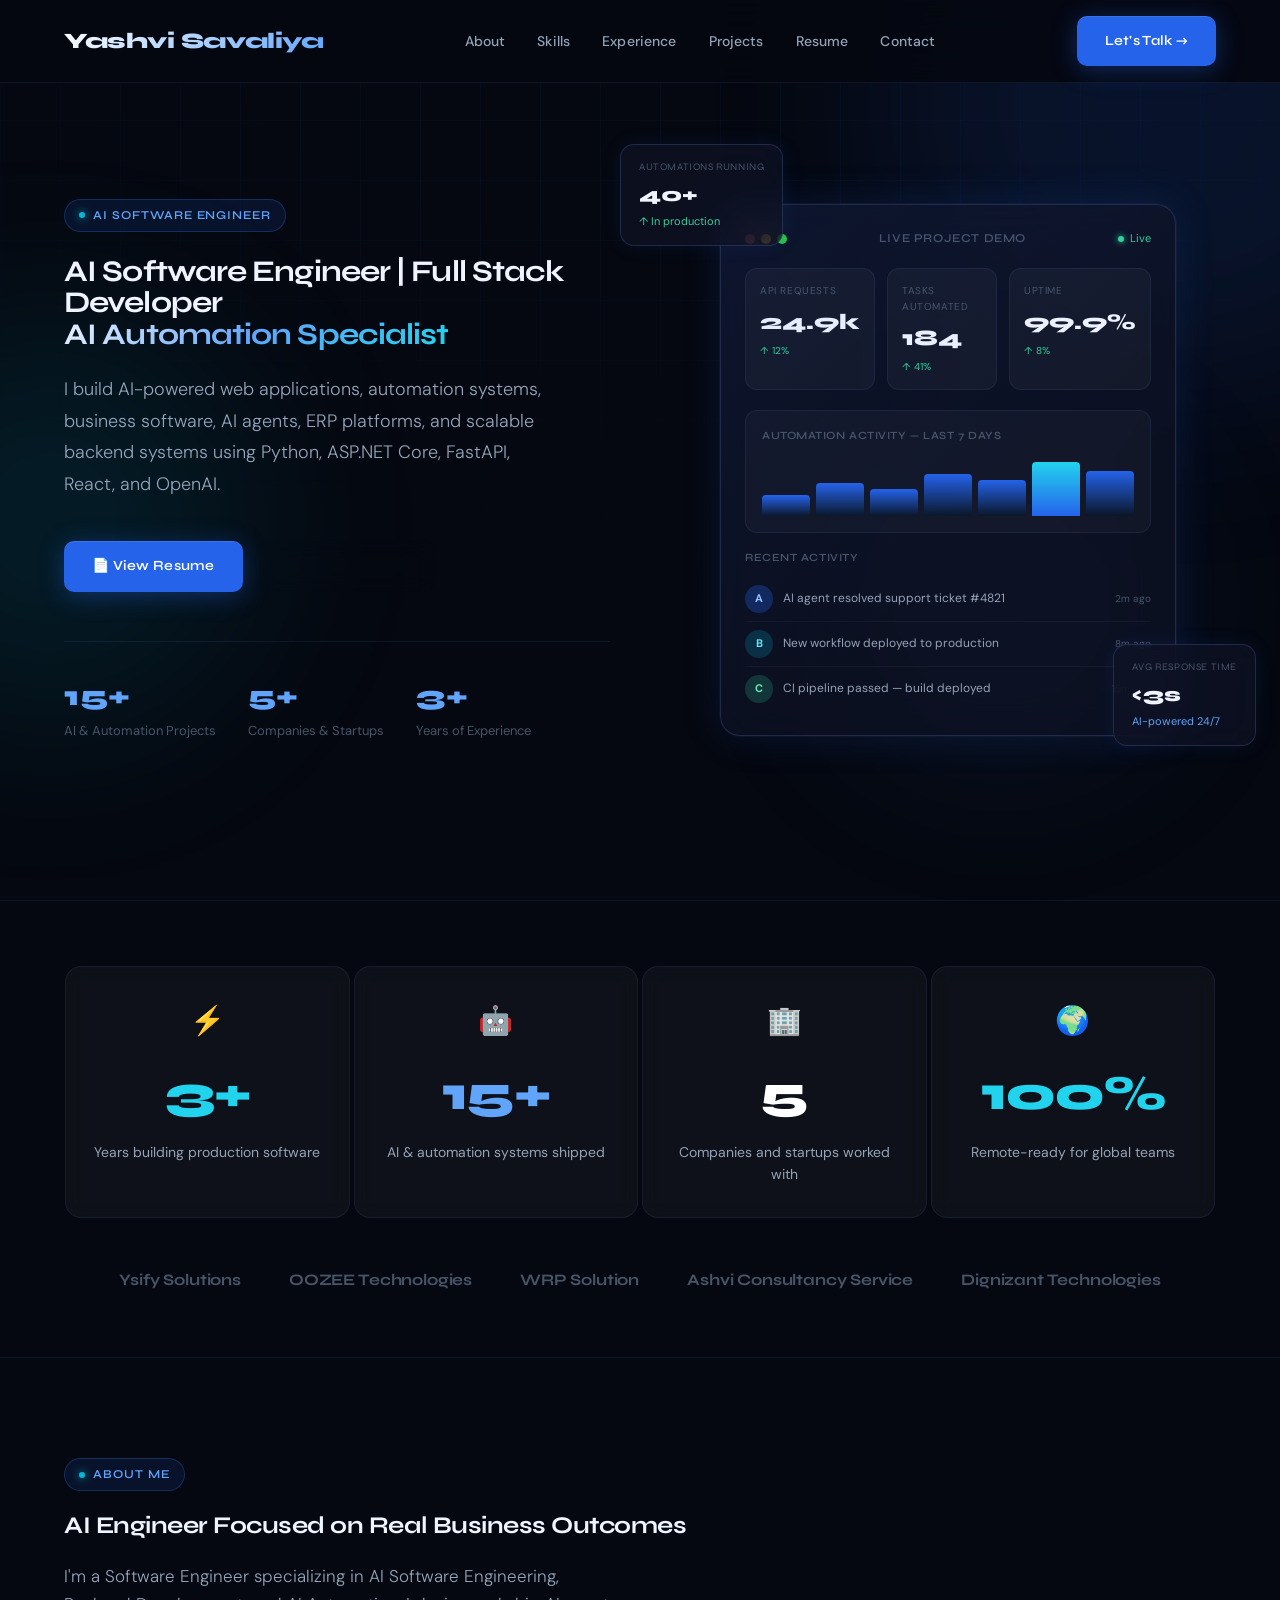
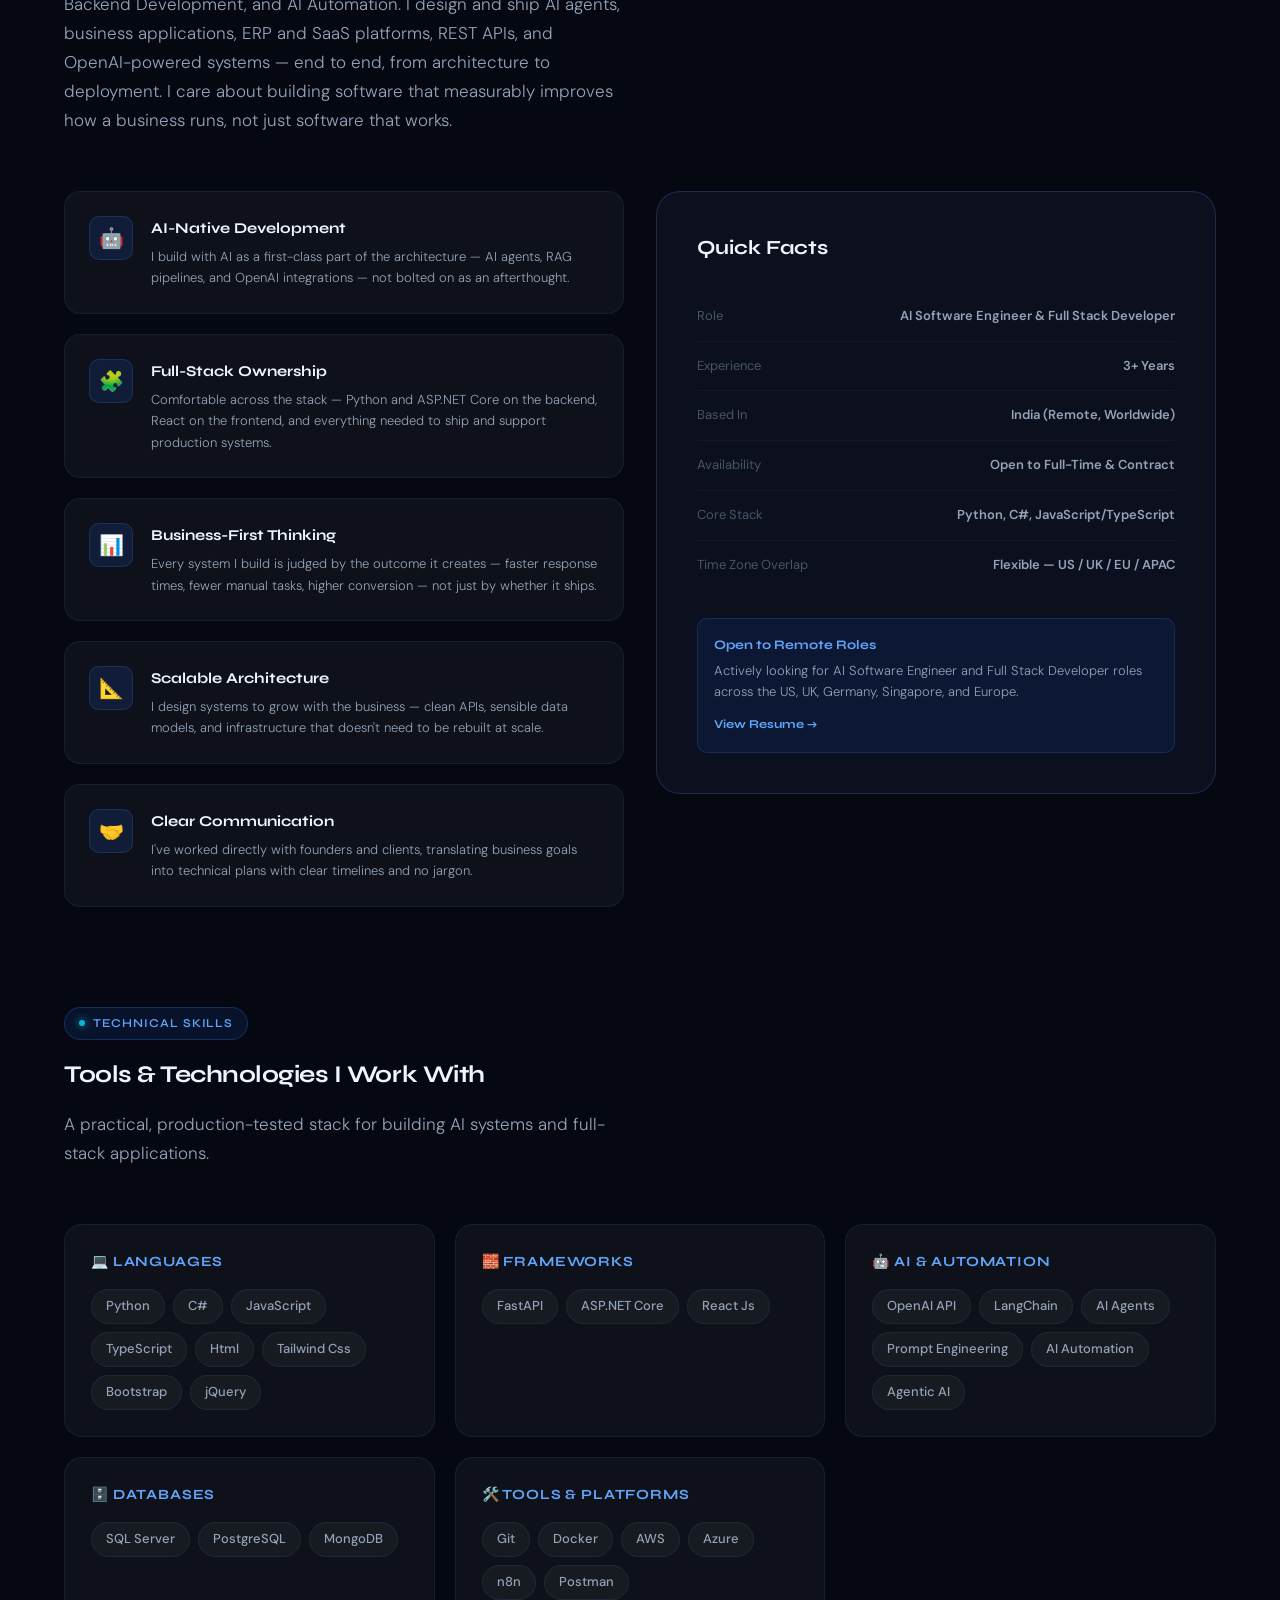
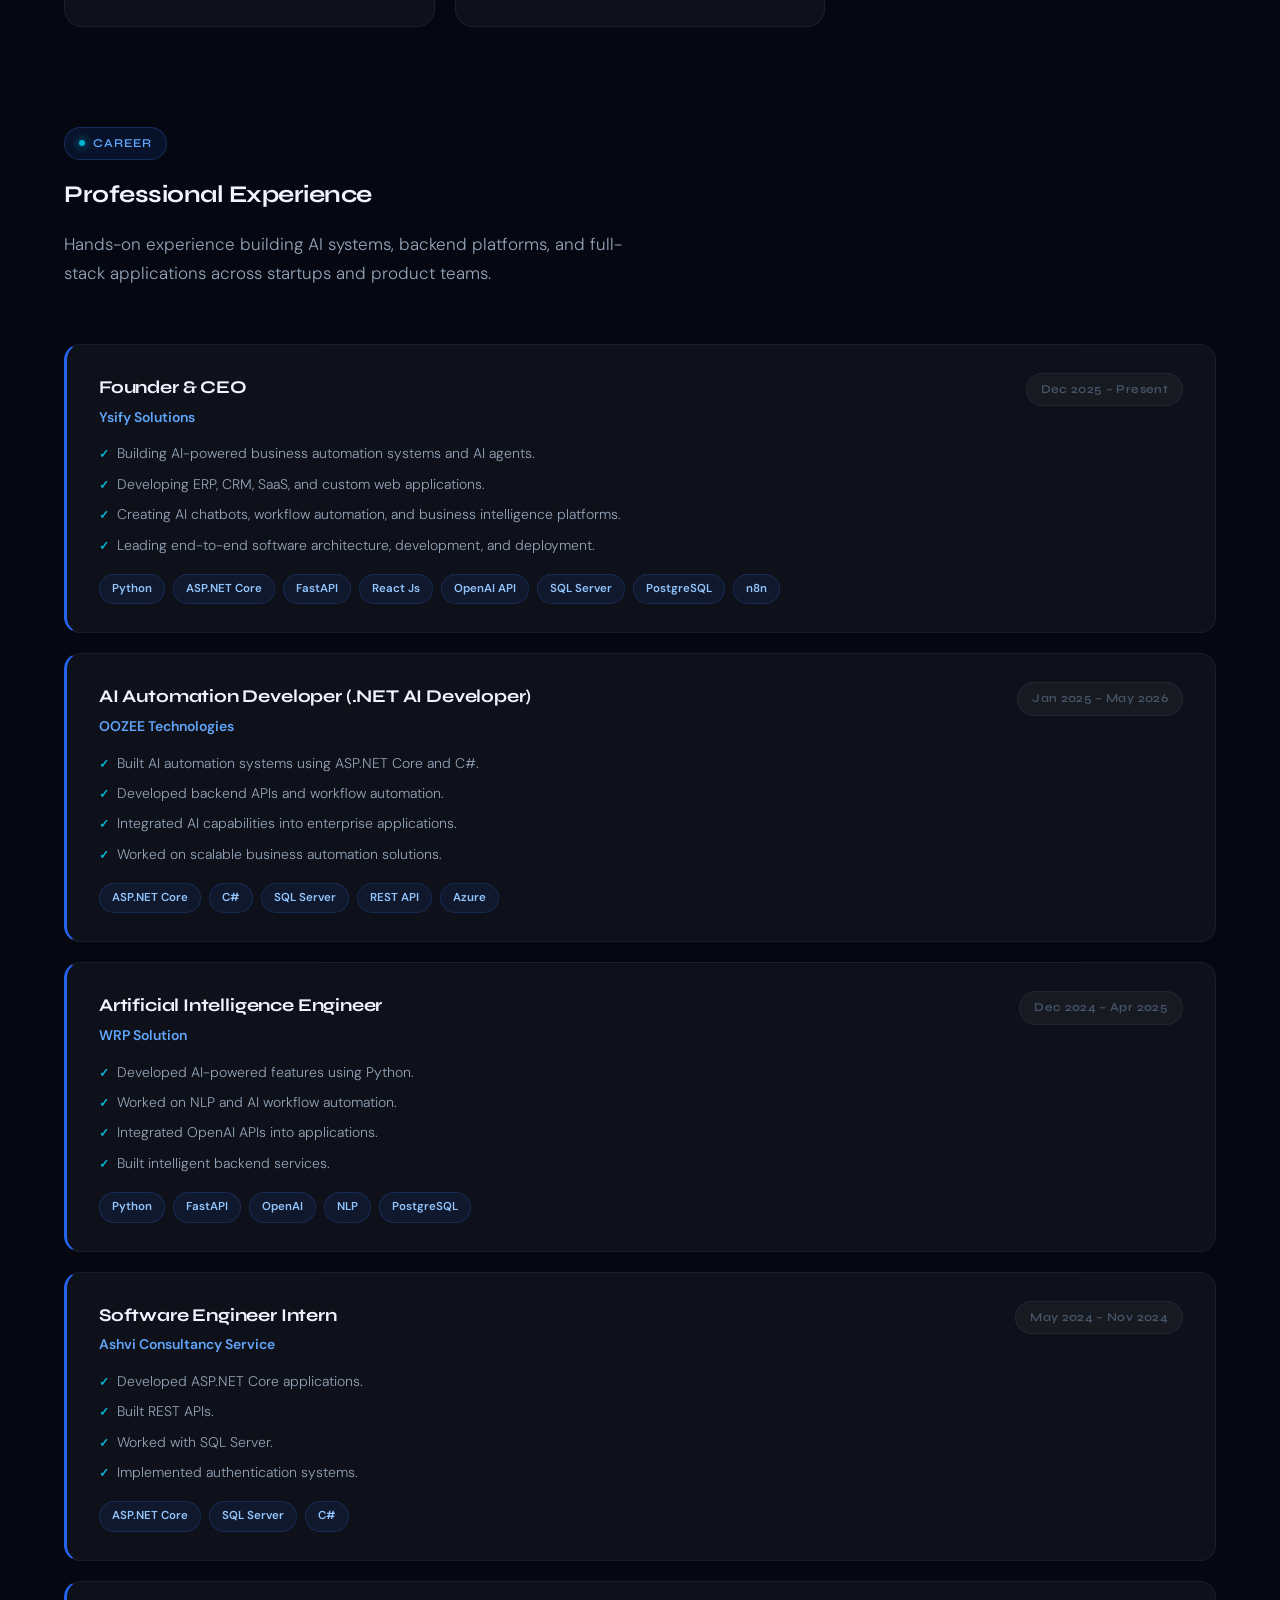
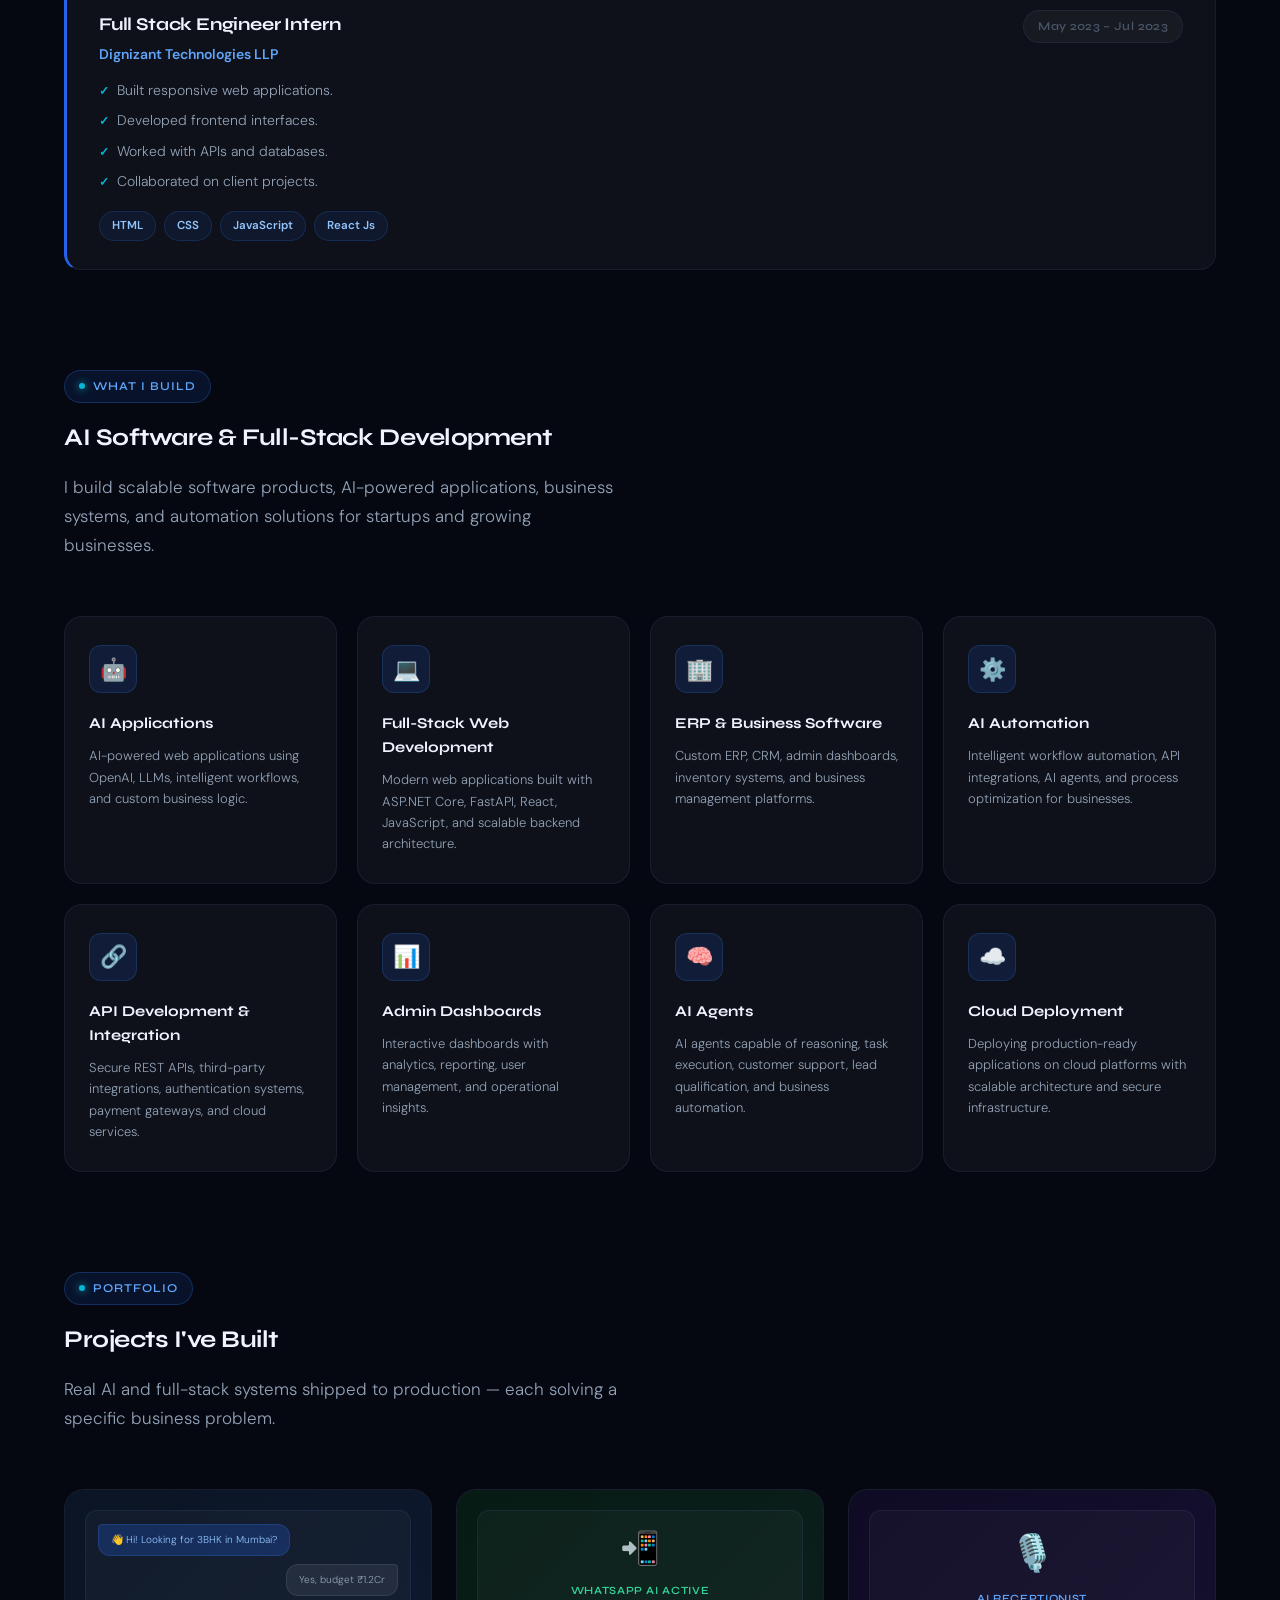
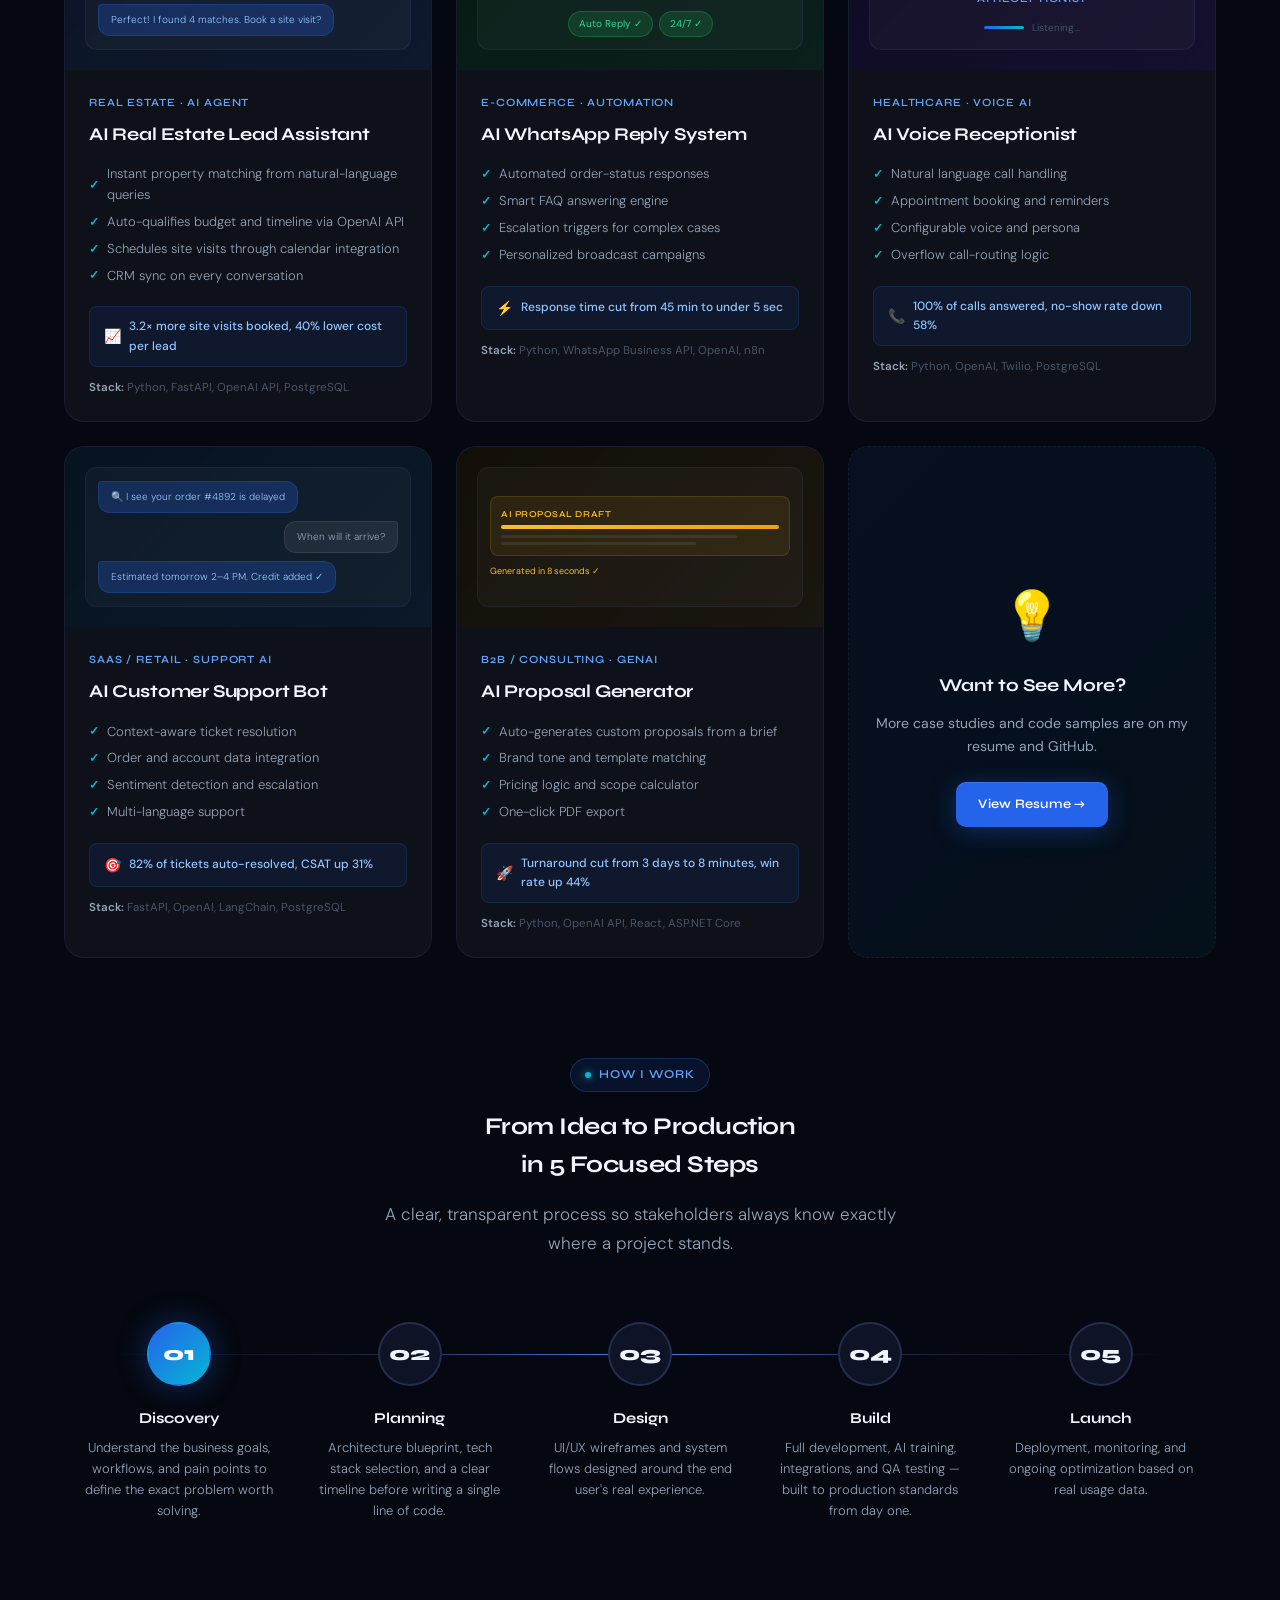
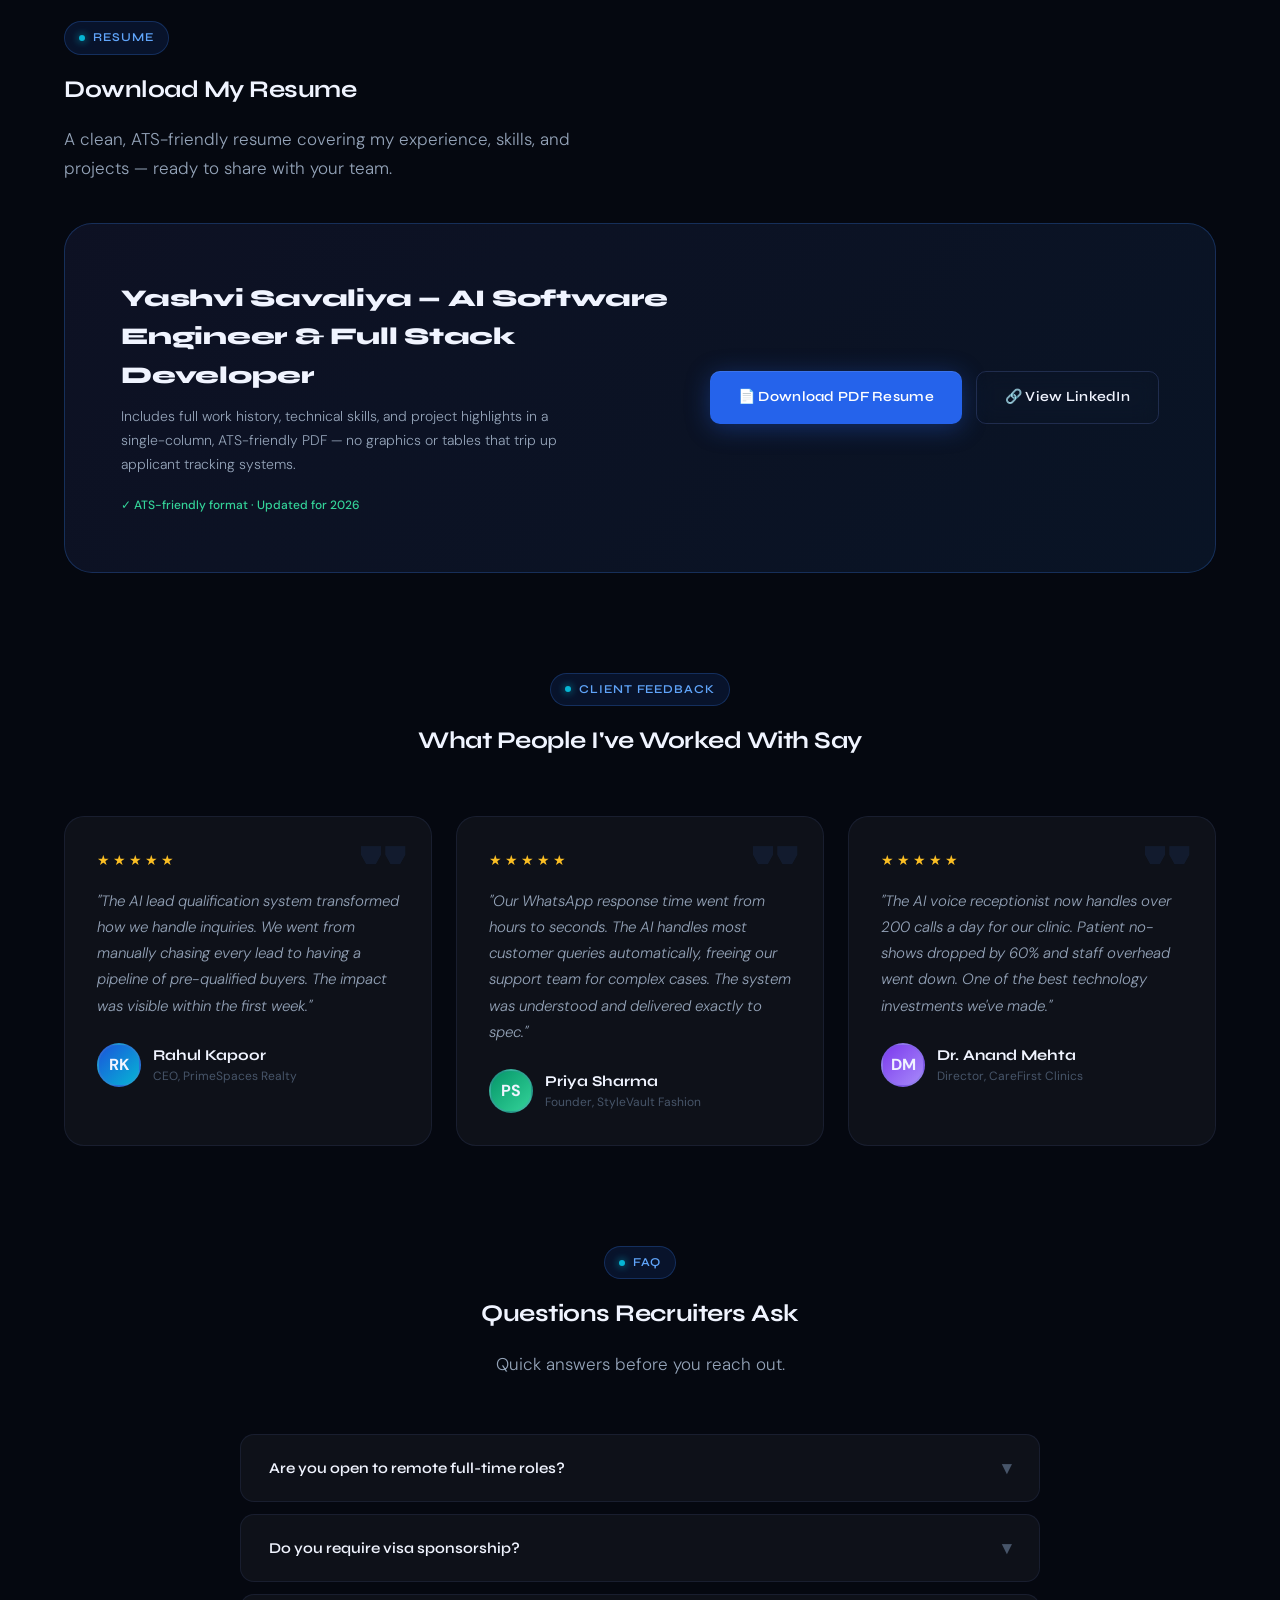
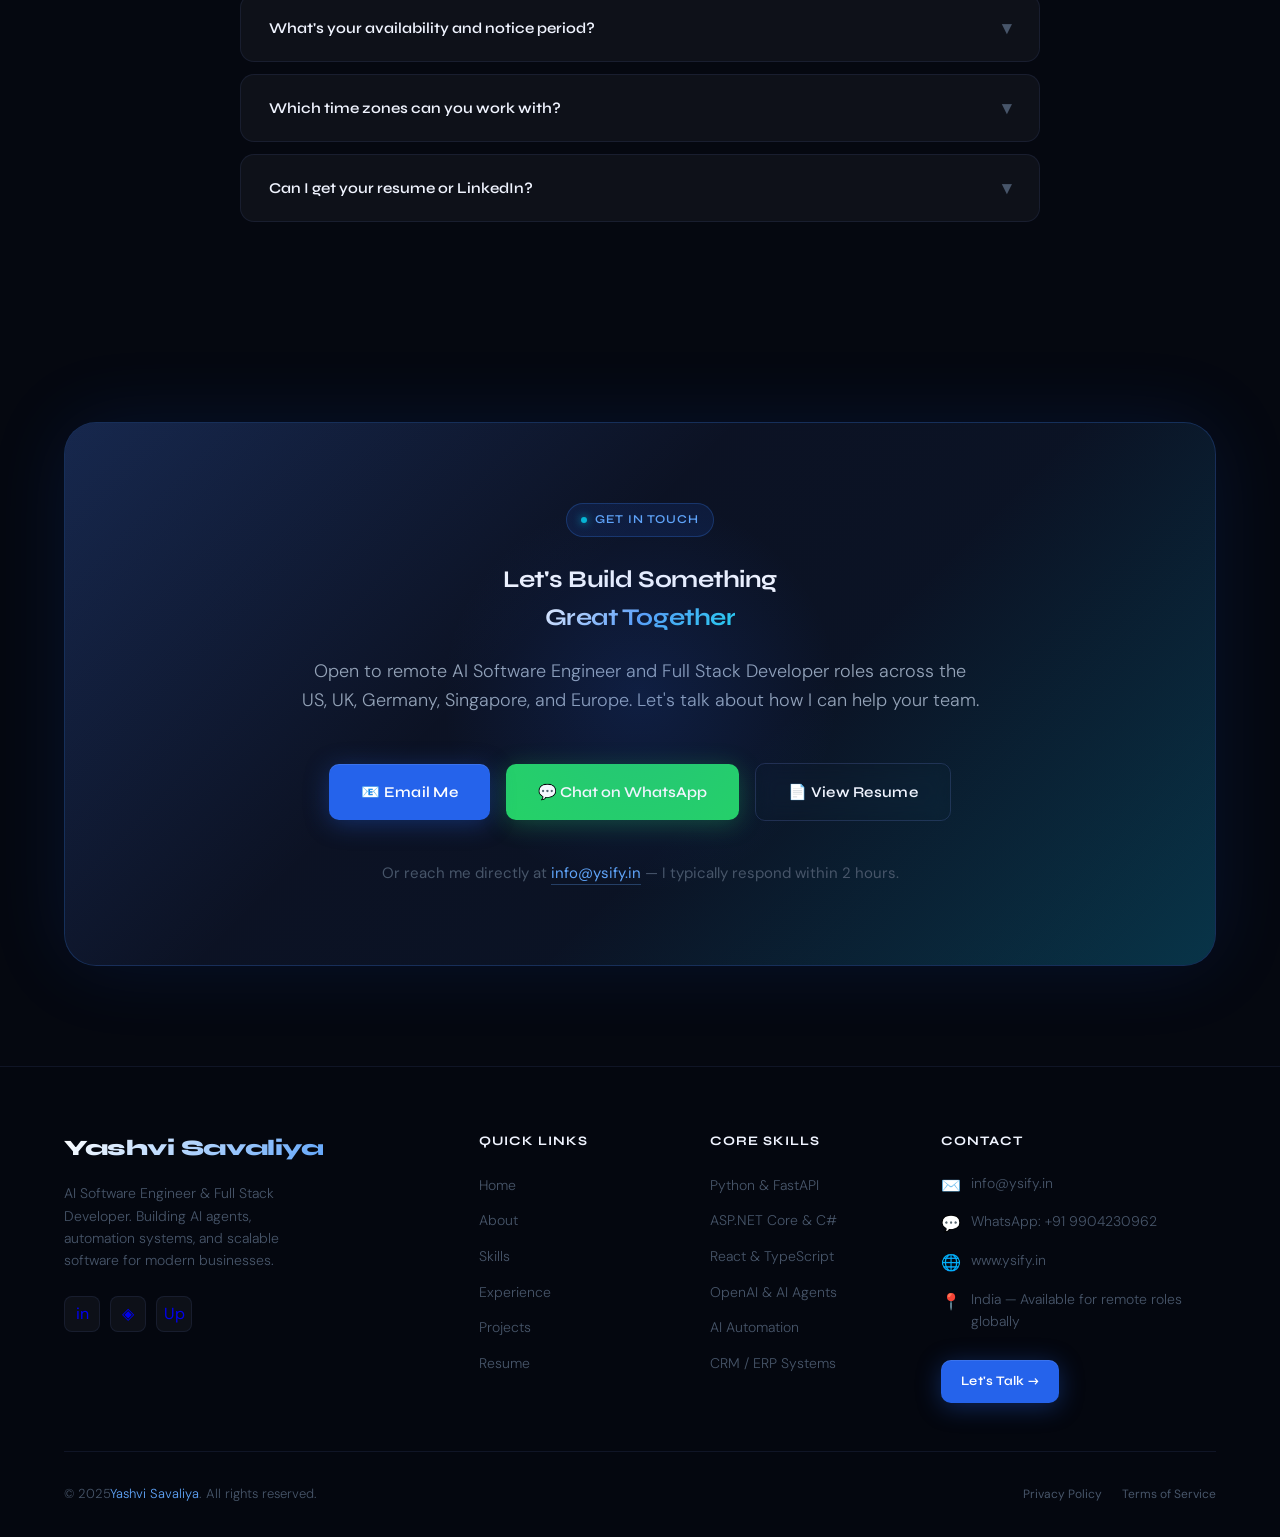
<file: index.html>
<!DOCTYPE html>
<html lang="en">
<head>
<meta charset="UTF-8" />
<meta name="viewport" content="width=device-width, initial-scale=1.0" />
<title>Yashvi Savaliya — AI Software Engineer & Full Stack Developer</title>
<meta name="description" content="AI Software Engineer and Full Stack Developer specializing in AI automation, AI agents, ERP/SaaS platforms, and scalable backend systems with Python, ASP.NET Core, FastAPI, React, and OpenAI. Open to remote roles in the US, UK, Germany, Singapore, and Europe." />
<meta name="keywords" content="AI Software Engineer, Full Stack Developer, AI Automation Engineer, Python Developer, ASP.NET Core Developer, FastAPI, React Developer, OpenAI Integration, Remote Software Engineer" />
<meta name="author" content="Your Name" />
<meta name="robots" content="index, follow" />
<link rel="canonical" href="https://www.ysify.in/" />

<!-- Open Graph -->
<meta property="og:type" content="website" />
<meta property="og:title" content="YashviSavaliya — AI Software Engineer & Full Stack Developer" />
<meta property="og:description" content="I build AI-powered web applications, automation systems, AI agents, ERP platforms, and scalable backend systems using Python, ASP.NET Core, FastAPI, React, and OpenAI." />
<meta property="og:url" content="https://www.ysify.in/" />
<meta property="og:site_name" content="Your Name — Portfolio" />
<meta property="og:image" content="https://www.ysify.in/og-image.jpg" />

<!-- Twitter -->
<meta name="twitter:card" content="summary_large_image" />
<meta name="twitter:title" content="Your Name — AI Software Engineer & Full Stack Developer" />
<meta name="twitter:description" content="AI Software Engineer specializing in AI automation, AI agents, and scalable full-stack systems. Open to remote roles worldwide." />
<meta name="twitter:image" content="https://www.ysify.in/og-image.jpg" />

<!-- Structured Data -->
<script type="application/ld+json">
{
  "@context": "https://schema.org",
  "@type": "Person",
  "name": "Your Name",
  "jobTitle": "AI Software Engineer & Full Stack Developer",
  "url": "https://www.ysify.in/",
  "email": "mailto:info@ysify.in",
  "worksFor": {
    "@type": "Organization",
    "name": "Ysify Solutions"
  },
  "knowsAbout": [
    "Python", "C#", "JavaScript", "TypeScript", "FastAPI", "ASP.NET Core", "React",
    "OpenAI API", "LangChain", "AI Agents", "Prompt Engineering", "AI Automation", "RAG",
    "SQL Server", "PostgreSQL", "MongoDB", "Docker", "AWS", "Azure", "n8n"
  ],
  "sameAs": [
    "https://www.linkedin.com/in/your-profile",
    "https://github.com/your-profile"
  ]
}
</script>

<link rel="preconnect" href="https://fonts.googleapis.com" />
<link rel="preconnect" href="https://fonts.gstatic.com" crossorigin />
<link href="https://fonts.googleapis.com/css2?family=Syne:wght@400;500;600;700;800&family=DM+Sans:ital,opsz,wght@0,9..40,300;0,9..40,400;0,9..40,500;1,9..40,300&display=swap" rel="stylesheet" />
<style>
  :root {
    --white: #ffffff;
    --off-white: #f8f9fc;
    --black: #050810;
    --dark: #0a0d1a;
    --dark2: #0f1326;
    --dark3: #141829;
    --blue-deep: #0a1628;
    --blue: #1a56db;
    --blue-mid: #2563eb;
    --blue-light: #3b82f6;
    --blue-pale: #60a5fa;
    --blue-glow: #93c5fd;
    --blue-subtle: #dbeafe;
    --cyan: #06b6d4;
    --cyan-glow: #22d3ee;
    --text-primary: #f0f4ff;
    --text-secondary: #94a3b8;
    --text-muted: #475569;
    --border: rgba(99,120,200,0.12);
    --border-bright: rgba(99,120,200,0.25);
    --glass: rgba(15,19,38,0.7);
    --glass-light: rgba(255,255,255,0.04);
    --glass-lighter: rgba(255,255,255,0.07);
    --shadow-blue: 0 0 40px rgba(37,99,235,0.15);
    --shadow-blue-sm: 0 0 20px rgba(37,99,235,0.1);
    --glow: 0 0 60px rgba(59,130,246,0.2);
    --font-display: 'Syne', sans-serif;
    --font-body: 'DM Sans', sans-serif;
  }

  *, *::before, *::after { box-sizing: border-box; margin: 0; padding: 0; }

  html { scroll-behavior: smooth; }

  body {
    font-family: var(--font-body);
    background: var(--black);
    color: var(--text-primary);
    overflow-x: hidden;
    line-height: 1.6;
  }

  .skip-link {
    position: absolute; left: -999px; top: 0; z-index: 2000;
    background: var(--blue-mid); color: #fff; padding: 10px 16px;
    border-radius: 0 0 8px 0; font-family: var(--font-display); font-size: 13px; font-weight: 700;
  }
  .skip-link:focus { left: 0; }

  a:focus-visible, button:focus-visible, .faq-q:focus-visible {
    outline: 2px solid var(--blue-pale); outline-offset: 3px; border-radius: 6px;
  }

  /* Scrollbar */
  ::-webkit-scrollbar { width: 4px; }
  ::-webkit-scrollbar-track { background: var(--dark); }
  ::-webkit-scrollbar-thumb { background: var(--blue-mid); border-radius: 2px; }

  /* ─── UTILITIES ─── */
  .container { max-width: 1200px; margin: 0 auto; padding: 0 24px; }
  .section { padding: 100px 0; }
  .section-sm { padding: 64px 0; }
  .badge {
    display: inline-flex; align-items: center; gap: 8px;
    background: rgba(37,99,235,0.12); border: 1px solid rgba(59,130,246,0.25);
    color: var(--blue-pale); font-size: 12px; font-weight: 600;
    letter-spacing: 0.08em; text-transform: uppercase;
    padding: 6px 14px; border-radius: 100px;
    font-family: var(--font-display);
  }
  .badge::before { content: ''; width: 6px; height: 6px; border-radius: 50%; background: var(--cyan); box-shadow: 0 0 8px var(--cyan); display: block; }
  .section-title {
    font-family: var(--font-display);
    
    letter-spacing: -0.02em;
  }
  .section-sub {
    color: var(--text-secondary);
    font-size: 17px;
    line-height: 1.7;
    max-width: 560px;
    font-weight: 300;
  }
  .gradient-text {
    background: linear-gradient(135deg, var(--text-primary) 0%, var(--blue-pale) 50%, var(--cyan-glow) 100%);
    -webkit-background-clip: text; -webkit-text-fill-color: transparent;
    background-clip: text;
  }
  .btn-primary {
    display: inline-flex; align-items: center; gap: 8px;
    background: var(--blue-mid); color: var(--white);
    font-family: var(--font-display); font-weight: 600; font-size: 14px;
    letter-spacing: 0.02em; padding: 14px 28px; border-radius: 10px;
    border: none; cursor: pointer; text-decoration: none;
    transition: all 0.3s ease;
    box-shadow: 0 4px 24px rgba(37,99,235,0.35), inset 0 1px 0 rgba(255,255,255,0.1);
    position: relative; overflow: hidden;
  }
  .btn-primary::before {
    content: ''; position: absolute; inset: 0;
    background: linear-gradient(135deg, rgba(255,255,255,0.15) 0%, transparent 60%);
    opacity: 0; transition: opacity 0.3s;
  }
  .btn-primary:hover { transform: translateY(-2px); box-shadow: 0 8px 32px rgba(37,99,235,0.5); }
  .btn-primary:hover::before { opacity: 1; }
  .btn-outline {
    display: inline-flex; align-items: center; gap: 8px;
    background: transparent; color: var(--text-primary);
    font-family: var(--font-display); font-weight: 600; font-size: 14px;
    letter-spacing: 0.02em; padding: 14px 28px; border-radius: 10px;
    border: 1px solid var(--border-bright); cursor: pointer; text-decoration: none;
    transition: all 0.3s ease; backdrop-filter: blur(10px);
  }
  .btn-outline:hover {
    background: var(--glass-lighter); border-color: rgba(99,150,255,0.4);
    transform: translateY(-2px);
  }

  /* ─── ANIMATED BACKGROUND ─── */
  .bg-grid {
    position: fixed; inset: 0; z-index: 0; pointer-events: none;
    background-image:
      linear-gradient(rgba(59,130,246,0.04) 1px, transparent 1px),
      linear-gradient(90deg, rgba(59,130,246,0.04) 1px, transparent 1px);
    background-size: 60px 60px;
    mask-image: radial-gradient(ellipse 80% 60% at 50% 0%, black 40%, transparent 100%);
  }
  .bg-orb {
    position: fixed; border-radius: 50%; pointer-events: none; z-index: 0;
    filter: blur(100px); opacity: 0.12;
    animation: orbFloat 8s ease-in-out infinite;
  }
  .bg-orb-1 { width: 600px; height: 600px; background: var(--blue-mid); top: -200px; right: -200px; animation-delay: 0s; }
  .bg-orb-2 { width: 400px; height: 400px; background: var(--cyan); bottom: 20%; left: -150px; animation-delay: -4s; }
  .bg-orb-3 { width: 300px; height: 300px; background: var(--blue-light); top: 50%; right: 10%; animation-delay: -2s; }
  @keyframes orbFloat {
    0%, 100% { transform: translateY(0) scale(1); }
    50% { transform: translateY(-30px) scale(1.05); }
  }

  /* ─── NAVBAR ─── */
  nav {
    position: fixed; top: 0; left: 0; right: 0; z-index: 1000;
    padding: 16px 0;
    background: rgba(5,8,16,0.85);
    backdrop-filter: blur(20px);
    border-bottom: 1px solid var(--border);
    transition: all 0.3s ease;
  }
  .nav-inner { display: flex; align-items: center; justify-content: space-between; }
  .nav-logo {
    font-family: var(--font-display); font-size: 22px; font-weight: 800;
    letter-spacing: -0.02em; text-decoration: none;
    background: linear-gradient(135deg, #fff 0%, var(--blue-pale) 100%);
    -webkit-background-clip: text; -webkit-text-fill-color: transparent; background-clip: text;
  }
  .nav-logo span { color: var(--blue-light); -webkit-text-fill-color: var(--blue-light); }
  .nav-links { display: flex; align-items: center; gap: 32px; list-style: none; }
  .nav-links a {
    color: var(--text-secondary); text-decoration: none; font-size: 14px;
    font-weight: 500; transition: color 0.2s; letter-spacing: 0.01em;
  }
  .nav-links a:hover { color: var(--text-primary); }
  .nav-cta { display: flex; align-items: center; gap: 12px; }
  .hamburger { display: none; flex-direction: column; gap: 5px; cursor: pointer; background: none; border: none; padding: 4px; }
  .hamburger span { display: block; width: 24px; height: 2px; background: var(--text-primary); border-radius: 2px; transition: all 0.3s; }
  .mobile-menu {
    display: none; position: fixed; inset: 0; top: 65px; background: rgba(5,8,16,0.98);
    backdrop-filter: blur(20px); z-index: 999; flex-direction: column;
    align-items: center; justify-content: center; gap: 32px;
  }
  .mobile-menu.open { display: flex; }
  .mobile-menu a {
    font-family: var(--font-display); font-size: 24px; font-weight: 700;
    color: var(--text-primary); text-decoration: none;
  }

  /* ─── HERO ─── */
  .hero {
    min-height: 100vh; display: flex; align-items: center;
    padding: 120px 0 80px; position: relative; overflow: hidden;
  }
  .hero-inner { display: grid; grid-template-columns: 1fr 1fr; gap: 60px; align-items: center; position: relative; z-index: 1; }
  .hero-tag { margin-bottom: 24px; }
  .hero-title {
    font-family: var(--font-display); font-size: clamp(18px, 5.5vw, 30px);
     line-height: 1.05; letter-spacing: -0.03em;
    margin-bottom: 24px;
  }
  .hero-sub { color: var(--text-secondary); font-size: 18px; font-weight: 300; line-height: 1.75; margin-bottom: 40px; max-width: 480px; }
  .hero-actions { display: flex; align-items: center; gap: 16px; flex-wrap: wrap; }
  .hero-metrics { display: flex; gap: 32px; margin-top: 48px; padding-top: 32px; border-top: 1px solid var(--border); }
  .metric-item { }
  .metric-val { font-family: var(--font-display); font-size: 28px; font-weight: 800; color: var(--blue-pale); }
  .metric-label { font-size: 13px; color: var(--text-muted); margin-top: 2px; }

  /* Dashboard Mock */
  .hero-visual { position: relative; }
  .dashboard-mock {
    background: var(--glass); backdrop-filter: blur(20px);
    border: 1px solid var(--border-bright); border-radius: 20px;
    padding: 24px; position: relative; overflow: hidden;
    box-shadow: var(--shadow-blue), 0 0 0 1px rgba(255,255,255,0.03);
    animation: mockFloat 4s ease-in-out infinite;
  }
  @keyframes mockFloat {
    0%, 100% { transform: translateY(0); }
    50% { transform: translateY(-10px); }
  }
  .dashboard-mock::before {
    content: ''; position: absolute; inset: 0;
    background: linear-gradient(135deg, rgba(37,99,235,0.08) 0%, transparent 60%);
    pointer-events: none;
  }
  .mock-header { display: flex; align-items: center; justify-content: space-between; margin-bottom: 20px; }
  .mock-dots { display: flex; gap: 6px; }
  .mock-dot { width: 10px; height: 10px; border-radius: 50%; }
  .mock-dot:nth-child(1) { background: #ff5f57; }
  .mock-dot:nth-child(2) { background: #febc2e; }
  .mock-dot:nth-child(3) { background: #28c840; }
  .mock-title { font-size: 12px; color: var(--text-muted); font-family: var(--font-display); font-weight: 600; letter-spacing: 0.05em; text-transform: uppercase; }
  .mock-status { display: flex; align-items: center; gap: 6px; font-size: 11px; color: #34d399; }
  .mock-status::before { content: ''; width: 6px; height: 6px; border-radius: 50%; background: #34d399; display: block; box-shadow: 0 0 6px #34d399; animation: pulse 2s infinite; }
  @keyframes pulse { 0%, 100% { opacity: 1; } 50% { opacity: 0.4; } }
  .mock-stats { display: grid; grid-template-columns: repeat(3, 1fr); gap: 12px; margin-bottom: 20px; }
  .mock-stat-card {
    background: rgba(255,255,255,0.04); border: 1px solid var(--border);
    border-radius: 12px; padding: 14px;
  }
  .mock-stat-label { font-size: 10px; color: var(--text-muted); text-transform: uppercase; letter-spacing: 0.06em; margin-bottom: 6px; }
  .mock-stat-val { font-family: var(--font-display); font-size: 22px; font-weight: 800; color: var(--text-primary); }
  .mock-stat-change { font-size: 10px; color: #34d399; margin-top: 2px; }
  .mock-chart { background: rgba(255,255,255,0.03); border: 1px solid var(--border); border-radius: 12px; padding: 16px; margin-bottom: 16px; }
  .mock-chart-label { font-size: 11px; color: var(--text-muted); margin-bottom: 12px; font-family: var(--font-display); font-weight: 600; text-transform: uppercase; letter-spacing: 0.05em; }
  .mock-bars { display: flex; align-items: flex-end; gap: 6px; height: 60px; }
  .mock-bar {
    flex: 1; border-radius: 4px 4px 0 0;
    background: linear-gradient(180deg, var(--blue-mid), var(--blue-deep));
    transition: all 0.3s;
  }
  .mock-bar.highlight { background: linear-gradient(180deg, var(--cyan-glow), var(--blue-mid)); }
  .mock-activity { }
  .mock-activity-title { font-size: 11px; color: var(--text-muted); margin-bottom: 10px; font-family: var(--font-display); font-weight: 600; text-transform: uppercase; letter-spacing: 0.05em; }
  .mock-activity-item { display: flex; align-items: center; gap: 10px; padding: 8px 0; border-bottom: 1px solid rgba(255,255,255,0.04); }
  .mock-activity-item:last-child { border-bottom: none; }
  .mock-avatar { width: 28px; height: 28px; border-radius: 50%; display: flex; align-items: center; justify-content: center; font-size: 11px; font-weight: 700; }
  .mock-activity-text { font-size: 12px; color: var(--text-secondary); flex: 1; }
  .mock-activity-time { font-size: 10px; color: var(--text-muted); }

  /* Floating Cards */
  .float-card {
    position: absolute; background: var(--glass); backdrop-filter: blur(16px);
    border: 1px solid var(--border-bright); border-radius: 14px; padding: 14px 18px;
    box-shadow: var(--shadow-blue-sm); z-index: 2;
    animation: cardFloat 5s ease-in-out infinite;
  }
  .float-card-1 { top: -20px; left: -50px; animation-delay: -1s; }
  .float-card-2 { bottom: 30px; right: -40px; animation-delay: -2.5s; }
  @keyframes cardFloat {
    0%, 100% { transform: translateY(0) rotate(-1deg); }
    50% { transform: translateY(-14px) rotate(1deg); }
  }
  .float-label { font-size: 10px; color: var(--text-muted); text-transform: uppercase; letter-spacing: 0.06em; margin-bottom: 4px; font-family: var(--font-display); }
  .float-val { font-family: var(--font-display); font-size: 20px; font-weight: 800; color: var(--text-primary); }
  .float-sub { font-size: 11px; margin-top: 2px; }
  .float-sub.green { color: #34d399; }
  .float-sub.blue { color: var(--blue-pale); }

  /* ─── STATS ─── */
  .stats-section { padding: 64px 0; border-top: 1px solid var(--border); border-bottom: 1px solid var(--border); position: relative; z-index: 1; }
  .stats-grid { display: grid; grid-template-columns: repeat(4, 1fr); gap: 2px; }
  .stat-card {
    background: var(--glass-light); backdrop-filter: blur(10px);
    border: 1px solid var(--border); border-radius: 16px; padding: 32px 28px;
    text-align: center; margin: 1px; transition: all 0.3s;
    position: relative; overflow: hidden;
  }
  .stat-card::before {
    content: ''; position: absolute; top: 0; left: 0; right: 0; height: 1px;
    background: linear-gradient(90deg, transparent, var(--blue-light), transparent);
    opacity: 0; transition: opacity 0.3s;
  }
  .stat-card:hover { background: var(--glass-lighter); border-color: var(--border-bright); }
  .stat-card:hover::before { opacity: 1; }
  .stat-num { font-family: var(--font-display); font-size: 48px; font-weight: 800; letter-spacing: -0.03em; }
  .stat-num.blue { color: var(--blue-pale); }
  .stat-num.cyan { color: var(--cyan-glow); }
  .stat-num.white { color: var(--white); }
  .stat-desc { color: var(--text-secondary); font-size: 14px; margin-top: 8px; font-weight: 400; }
  .stat-icon { font-size: 28px; margin-bottom: 12px; }
  .logos-row { display: flex; align-items: center; justify-content: center; gap: 48px; margin-top: 48px; flex-wrap: wrap; }
  .logo-item { font-family: var(--font-display); font-size: 16px; font-weight: 700; color: var(--text-muted); letter-spacing: -0.01em; transition: color 0.3s; cursor: default; }
  .logo-item:hover { color: var(--text-secondary); }

  /* ─── SERVICES / SKILLS GRIDS ─── */
  .services-grid { display: grid; grid-template-columns: repeat(4, 1fr); gap: 20px; margin-top: 56px; }
  .service-card {
    background: var(--glass-light); border: 1px solid var(--border);
    border-radius: 18px; padding: 28px 24px;
    transition: all 0.35s cubic-bezier(0.4, 0, 0.2, 1);
    position: relative; overflow: hidden; cursor: default;
  }
  .service-card::after {
    content: ''; position: absolute; inset: 0;
    background: linear-gradient(135deg, rgba(37,99,235,0.08) 0%, transparent 70%);
    opacity: 0; transition: opacity 0.35s;
  }
  .service-card:hover {
    transform: translateY(-6px);
    border-color: rgba(59,130,246,0.35);
    box-shadow: 0 20px 60px rgba(37,99,235,0.15), 0 0 0 1px rgba(59,130,246,0.15);
    background: rgba(15,19,38,0.85);
  }
  .service-card:hover::after { opacity: 1; }
  .service-icon {
    width: 48px; height: 48px; border-radius: 12px;
    display: flex; align-items: center; justify-content: center;
    font-size: 22px; margin-bottom: 18px;
    background: rgba(37,99,235,0.15); border: 1px solid rgba(59,130,246,0.2);
    transition: all 0.35s; position: relative; z-index: 1;
  }
  .service-card:hover .service-icon { background: rgba(37,99,235,0.25); box-shadow: 0 0 20px rgba(59,130,246,0.2); }
  .service-name { font-family: var(--font-display); font-size: 15px; font-weight: 700; margin-bottom: 10px; position: relative; z-index: 1; }
  .service-desc { font-size: 13px; color: var(--text-secondary); line-height: 1.65; position: relative; z-index: 1; font-weight: 300; }

  /* Skills */
  .skills-grid { display: grid; grid-template-columns: repeat(3, 1fr); gap: 20px; margin-top: 56px; }
  .skill-card {
    background: var(--glass-light); border: 1px solid var(--border);
    border-radius: 18px; padding: 26px; transition: all 0.3s;
  }
  .skill-card:hover { border-color: var(--border-bright); background: var(--glass-lighter); }
  .skill-card-title {
    font-family: var(--font-display); font-size: 14px; font-weight: 700;
    text-transform: uppercase; letter-spacing: 0.06em; color: var(--blue-pale);
    margin-bottom: 16px; display: flex; align-items: center; gap: 8px;
  }
  .skill-pills { display: flex; flex-wrap: wrap; gap: 8px; }
  .skill-pill {
    font-size: 13px; font-weight: 500; color: var(--text-secondary);
    background: rgba(255,255,255,0.04); border: 1px solid var(--border);
    padding: 6px 14px; border-radius: 100px; transition: all 0.25s;
  }
  .skill-pill:hover { color: var(--text-primary); border-color: rgba(59,130,246,0.35); background: rgba(37,99,235,0.1); }

  /* ─── PROJECTS ─── */
  .projects-grid { display: grid; grid-template-columns: repeat(3, 1fr); gap: 24px; margin-top: 56px; }
  .project-card {
    background: var(--glass-light); border: 1px solid var(--border);
    border-radius: 20px; overflow: hidden;
    transition: all 0.35s cubic-bezier(0.4, 0, 0.2, 1);
    position: relative;
  }
  .project-card:hover { transform: translateY(-8px); border-color: rgba(59,130,246,0.3); box-shadow: 0 24px 80px rgba(37,99,235,0.15); }
  .project-preview {
    height: 180px; padding: 20px;
    display: flex; align-items: center; justify-content: center;
    position: relative; overflow: hidden;
  }
  .project-preview-inner {
    width: 100%; height: 100%; background: rgba(255,255,255,0.03);
    border: 1px solid var(--border); border-radius: 12px;
    display: flex; align-items: center; justify-content: center;
    flex-direction: column; gap: 8px; position: relative; overflow: hidden;
  }
  .project-preview-icon { font-size: 32px; }
  .project-preview-label { font-family: var(--font-display); font-size: 11px; font-weight: 600; letter-spacing: 0.06em; text-transform: uppercase; color: var(--text-muted); }
  .chat-bubbles { position: absolute; inset: 0; padding: 12px; display: flex; flex-direction: column; gap: 8px; justify-content: center; }
  .chat-bubble {
    max-width: 80%; padding: 8px 12px; border-radius: 12px;
    font-size: 10px; line-height: 1.4; font-weight: 300;
    animation: fadeInUp 0.5s ease both;
  }
  .chat-bubble.ai { background: rgba(37,99,235,0.25); border: 1px solid rgba(59,130,246,0.2); color: var(--blue-glow); align-self: flex-start; border-radius: 4px 12px 12px 12px; }
  .chat-bubble.user { background: rgba(255,255,255,0.07); border: 1px solid rgba(255,255,255,0.08); color: var(--text-secondary); align-self: flex-end; border-radius: 12px 4px 12px 12px; }
  @keyframes fadeInUp { from { opacity: 0; transform: translateY(8px); } to { opacity: 1; transform: translateY(0); } }
  .project-body { padding: 24px; }
  .project-category { font-size: 11px; font-weight: 600; letter-spacing: 0.08em; text-transform: uppercase; color: var(--blue-pale); margin-bottom: 8px; font-family: var(--font-display); }
  .project-title { font-family: var(--font-display); font-size: 18px; font-weight: 700; margin-bottom: 16px; letter-spacing: -0.01em; }
  .project-features { list-style: none; margin-bottom: 20px; display: flex; flex-direction: column; gap: 6px; }
  .project-features li { display: flex; align-items: center; gap: 8px; font-size: 13px; color: var(--text-secondary); font-weight: 300; }
  .project-features li::before { content: '✓'; color: var(--cyan); font-size: 12px; font-weight: 700; flex-shrink: 0; }
  .project-impact {
    display: flex; align-items: center; gap: 8px;
    background: rgba(37,99,235,0.1); border: 1px solid rgba(59,130,246,0.15);
    border-radius: 8px; padding: 10px 14px; margin-bottom: 12px;
  }
  .project-impact-icon { font-size: 14px; }
  .project-impact-text { font-size: 12px; color: var(--blue-glow); font-weight: 500; }
  .project-stack { font-size: 11.5px; color: var(--text-muted); font-weight: 400; }
  .project-stack b { color: var(--text-secondary); font-weight: 600; }

  /* ─── ABOUT / WHY ─── */
  .why-grid { display: grid; grid-template-columns: 1fr 1fr; gap: 32px; margin-top: 56px; align-items: start; }
  .why-left { }
  .why-items { display: flex; flex-direction: column; gap: 20px; }
  .why-item {
    display: flex; gap: 18px; padding: 24px;
    background: var(--glass-light); border: 1px solid var(--border);
    border-radius: 16px; transition: all 0.3s;
  }
  .why-item:hover { border-color: var(--border-bright); background: var(--glass-lighter); }
  .why-item-icon {
    width: 44px; height: 44px; flex-shrink: 0;
    background: rgba(37,99,235,0.15); border: 1px solid rgba(59,130,246,0.2);
    border-radius: 10px; display: flex; align-items: center; justify-content: center; font-size: 20px;
  }
  .why-item-title { font-family: var(--font-display); font-size: 15px; font-weight: 700; margin-bottom: 6px; }
  .why-item-desc { font-size: 13px; color: var(--text-secondary); line-height: 1.65; font-weight: 300; }
  .why-right {
    background: var(--glass); border: 1px solid var(--border-bright);
    border-radius: 24px; padding: 40px; position: sticky; top: 100px;
    backdrop-filter: blur(20px);
  }
  .comparison-title { font-family: var(--font-display); font-size: 20px; font-weight: 700; margin-bottom: 28px; }
  .facts-list { display: flex; flex-direction: column; gap: 0; }
  .facts-row { display: flex; align-items: flex-start; justify-content: space-between; gap: 16px; padding: 14px 0; border-bottom: 1px solid rgba(255,255,255,0.04); }
  .facts-row:last-child { border-bottom: none; }
  .facts-label { font-size: 13px; color: var(--text-muted); font-weight: 400; }
  .facts-value { font-size: 13px; color: var(--text-secondary); font-weight: 600; text-align: right; max-width: 60%; }

  /* ─── EXPERIENCE ─── */
  .exp-list { display: flex; flex-direction: column; gap: 20px; margin-top: 56px; }
  .exp-item {
    background: var(--glass-light); border: 1px solid var(--border);
    border-left: 3px solid var(--blue-mid);
    border-radius: 16px; padding: 28px 32px; transition: all 0.3s;
  }
  .exp-item:hover { border-color: var(--border-bright); border-left-color: var(--cyan); background: var(--glass-lighter); }
  .exp-header { display: flex; align-items: flex-start; justify-content: space-between; gap: 16px; flex-wrap: wrap; margin-bottom: 14px; }
  .exp-role { font-family: var(--font-display); font-size: 18px; font-weight: 700; letter-spacing: -0.01em; }
  .exp-company { font-size: 14px; color: var(--blue-pale); font-weight: 600; margin-top: 4px; }
  .exp-dates {
    font-size: 12px; color: var(--text-muted); font-family: var(--font-display);
    font-weight: 600; letter-spacing: 0.03em; white-space: nowrap;
    background: rgba(255,255,255,0.04); border: 1px solid var(--border); border-radius: 100px; padding: 6px 14px;
  }
  .exp-bullets { list-style: none; display: flex; flex-direction: column; gap: 8px; margin-bottom: 18px; }
  .exp-bullets li { display: flex; gap: 8px; font-size: 14px; color: var(--text-secondary); font-weight: 300; line-height: 1.6; }
  .exp-bullets li::before { content: '✓'; color: var(--cyan); font-size: 12px; font-weight: 700; margin-top: 3px; flex-shrink: 0; }
  .exp-tech { display: flex; flex-wrap: wrap; gap: 8px; }
  .exp-tech span {
    font-size: 11.5px; font-weight: 600; color: var(--blue-glow);
    background: rgba(37,99,235,0.1); border: 1px solid rgba(59,130,246,0.18);
    padding: 5px 12px; border-radius: 100px;
  }

  /* ─── RESUME ─── */
  .resume-box {
    background: linear-gradient(135deg, rgba(15,19,38,0.9) 0%, rgba(10,22,40,0.9) 100%);
    border: 1px solid rgba(59,130,246,0.25); border-radius: 28px; padding: 56px;
    display: flex; align-items: center; justify-content: space-between; gap: 40px;
    margin-top: 40px; flex-wrap: wrap; backdrop-filter: blur(20px);
  }
  .resume-box-left { flex: 1; min-width: 260px; }
  .resume-box-title { font-family: var(--font-display); font-size: 24px; font-weight: 800; margin-bottom: 10px; letter-spacing: -0.01em; }
  .resume-box-desc { font-size: 14px; color: var(--text-secondary); font-weight: 300; line-height: 1.7; max-width: 440px; }
  .resume-box-actions { display: flex; gap: 14px; flex-wrap: wrap; }
  .ats-note { display: flex; align-items: center; gap: 8px; margin-top: 20px; font-size: 12px; color: #34d399; font-weight: 500; }

  /* ─── PROCESS ─── */
  .process-steps { display: flex; align-items: flex-start; gap: 0; margin-top: 64px; position: relative; }
  .process-steps::before {
    content: ''; position: absolute; top: 32px; left: 32px; right: 32px; height: 1px;
    background: linear-gradient(90deg, transparent, var(--border-bright), var(--blue-light), var(--border-bright), transparent);
    z-index: 0;
  }
  .process-step { flex: 1; text-align: center; padding: 0 16px; position: relative; z-index: 1; }
  .step-num {
    width: 64px; height: 64px; border-radius: 50%;
    background: var(--dark2); border: 2px solid var(--border-bright);
    display: flex; align-items: center; justify-content: center;
    font-family: var(--font-display); font-size: 20px; font-weight: 800;
    margin: 0 auto 20px; transition: all 0.3s; position: relative;
    color: var(--text-primary);
  }
  .step-num.active {
    background: linear-gradient(135deg, var(--blue-mid), var(--cyan));
    border-color: transparent; color: white;
    box-shadow: 0 0 30px rgba(37,99,235,0.4);
  }
  .step-icon { font-size: 24px; position: absolute; }
  .step-title { font-family: var(--font-display); font-size: 15px; font-weight: 700; margin-bottom: 8px; }
  .step-desc { font-size: 13px; color: var(--text-secondary); line-height: 1.6; font-weight: 300; }

  /* ─── TESTIMONIALS ─── */
  .testimonials-grid { display: grid; grid-template-columns: repeat(3, 1fr); gap: 24px; margin-top: 56px; }
  .testimonial-card {
    background: var(--glass-light); border: 1px solid var(--border);
    border-radius: 20px; padding: 32px; transition: all 0.3s; position: relative;
  }
  .testimonial-card::before {
    content: '"'; position: absolute; top: 16px; right: 24px;
    font-family: var(--font-display); font-size: 80px; font-weight: 800;
    color: rgba(59,130,246,0.1); line-height: 1;
  }
  .testimonial-card:hover { border-color: var(--border-bright); transform: translateY(-4px); }
  .stars { display: flex; gap: 3px; margin-bottom: 16px; }
  .star { color: #fbbf24; font-size: 14px; }
  .testimonial-text { font-size: 15px; color: var(--text-secondary); line-height: 1.75; margin-bottom: 24px; font-weight: 300; font-style: italic; }
  .testimonial-author { display: flex; align-items: center; gap: 12px; }
  .author-avatar {
    width: 44px; height: 44px; border-radius: 50%; display: flex; align-items: center;
    justify-content: center; font-weight: 700; font-size: 16px;
    border: 2px solid var(--border-bright);
  }
  .author-name { font-family: var(--font-display); font-size: 15px; font-weight: 700; }
  .author-role { font-size: 12px; color: var(--text-muted); }

  /* ─── FAQ ─── */
  .faq-list { margin-top: 56px; display: flex; flex-direction: column; gap: 12px; max-width: 800px; margin-left: auto; margin-right: auto; }
  .faq-item { background: var(--glass-light); border: 1px solid var(--border); border-radius: 14px; overflow: hidden; }
  .faq-q {
    width: 100%; padding: 22px 28px; display: flex; align-items: center; justify-content: space-between;
    background: none; border: none; cursor: pointer; text-align: left;
    font-family: var(--font-display); font-size: 15px; font-weight: 600; color: var(--text-primary);
    transition: background 0.2s; gap: 16px;
  }
  .faq-q:hover { background: var(--glass-lighter); }
  .faq-chevron { font-size: 18px; color: var(--text-muted); transition: transform 0.3s; flex-shrink: 0; }
  .faq-item.open .faq-chevron { transform: rotate(180deg); color: var(--blue-pale); }
  .faq-a { max-height: 0; overflow: hidden; transition: max-height 0.35s ease, padding 0.35s ease; }
  .faq-item.open .faq-a { max-height: 200px; }
  .faq-a-inner { padding: 0 28px 22px; font-size: 14px; color: var(--text-secondary); line-height: 1.75; font-weight: 300; border-top: 1px solid var(--border); padding-top: 16px; }

  /* ─── CTA SECTION ─── */
  .cta-section { padding: 100px 0; position: relative; }
  .cta-box {
    background: linear-gradient(135deg, rgba(15,19,38,0.9) 0%, rgba(10,22,40,0.9) 100%);
    border: 1px solid rgba(59,130,246,0.25); border-radius: 32px; padding: 80px;
    text-align: center; position: relative; overflow: hidden;
    backdrop-filter: blur(20px);
    box-shadow: 0 0 80px rgba(37,99,235,0.12);
  }
  .cta-box::before {
    content: ''; position: absolute; inset: -1px;
    background: linear-gradient(135deg, rgba(59,130,246,0.2), transparent 40%, transparent 60%, rgba(6,182,212,0.2));
    border-radius: 32px; z-index: -1;
  }
  .cta-glow {
    position: absolute; width: 400px; height: 400px; border-radius: 50%;
    background: radial-gradient(circle, rgba(37,99,235,0.15) 0%, transparent 70%);
    top: 50%; left: 50%; transform: translate(-50%, -50%); pointer-events: none;
  }
  .cta-title { font-family: var(--font-display);  margin-bottom: 20px; letter-spacing: -0.02em; }
  .cta-sub { color: var(--text-secondary); font-size: 18px; margin-bottom: 48px; font-weight: 300; }
  .cta-actions { display: flex; align-items: center; justify-content: center; gap: 16px; flex-wrap: wrap; margin-bottom: 40px; }
  .btn-whatsapp {
    display: inline-flex; align-items: center; gap: 8px;
    background: #25d366; color: white;
    font-family: var(--font-display); font-weight: 600; font-size: 14px;
    padding: 14px 28px; border-radius: 10px; border: none;
    cursor: pointer; text-decoration: none; transition: all 0.3s;
    box-shadow: 0 4px 24px rgba(37,211,102,0.3);
  }
  .btn-whatsapp:hover { transform: translateY(-2px); box-shadow: 0 8px 32px rgba(37,211,102,0.4); background: #20bc5a; }
  .cta-contact { font-size: 15px; color: var(--text-muted); }
  .cta-contact a { color: var(--blue-pale); text-decoration: none; border-bottom: 1px solid rgba(96,165,250,0.3); padding-bottom: 1px; transition: color 0.2s; }
  .cta-contact a:hover { color: var(--white); }

  /* ─── FOOTER ─── */
  footer {
    background: rgba(5,8,16,0.95); border-top: 1px solid var(--border);
    padding: 64px 0 32px; position: relative; z-index: 1;
  }
  .footer-grid { display: grid; grid-template-columns: 2fr 1fr 1fr 1.5fr; gap: 48px; margin-bottom: 48px; }
  .footer-brand { }
  .footer-logo {
    font-family: var(--font-display); font-size: 22px; font-weight: 800;
    letter-spacing: -0.02em; margin-bottom: 16px;
    background: linear-gradient(135deg, #fff 0%, var(--blue-pale) 100%);
    -webkit-background-clip: text; -webkit-text-fill-color: transparent; background-clip: text;
    display: inline-block;
  }
  .footer-tagline { font-size: 14px; color: var(--text-muted); line-height: 1.6; margin-bottom: 24px; font-weight: 300; max-width: 260px; }
  .social-row { display: flex; gap: 10px; }
  .social-btn {
    width: 36px; height: 36px; border-radius: 8px;
    background: var(--glass-light); border: 1px solid var(--border);
    display: flex; align-items: center; justify-content: center; font-size: 16px;
    cursor: pointer; transition: all 0.2s; text-decoration: none;
  }
  .social-btn:hover { background: rgba(37,99,235,0.2); border-color: rgba(59,130,246,0.3); }
  .footer-col-title { font-family: var(--font-display); font-size: 13px; font-weight: 700; text-transform: uppercase; letter-spacing: 0.08em; color: var(--text-primary); margin-bottom: 20px; }
  .footer-links { list-style: none; display: flex; flex-direction: column; gap: 10px; }
  .footer-links a { font-size: 14px; color: var(--text-muted); text-decoration: none; transition: color 0.2s; font-weight: 300; }
  .footer-links a:hover { color: var(--text-secondary); }
  .footer-contact { display: flex; flex-direction: column; gap: 12px; }
  .contact-item { display: flex; align-items: flex-start; gap: 10px; }
  .contact-icon { font-size: 16px; flex-shrink: 0; margin-top: 1px; }
  .contact-text { font-size: 14px; color: var(--text-muted); font-weight: 300; }
  .contact-text a { color: var(--text-muted); text-decoration: none; }
  .contact-text a:hover { color: var(--blue-pale); }
  .footer-bottom { display: flex; align-items: center; justify-content: space-between; padding-top: 32px; border-top: 1px solid var(--border); }
  .footer-copy { font-size: 13px; color: var(--text-muted); font-weight: 300; }
  .footer-copy span { color: var(--blue-pale); }

  /* ─── SECTION HEADERS ─── */
  .section-header { margin-bottom: 16px; }
  .section-header + .section-sub { margin-top: 16px; }

  /* ─── ANIMATIONS ─── */
  .fade-up {
    opacity: 0; transform: translateY(30px);
    transition: opacity 0.7s ease, transform 0.7s ease;
  }
  .fade-up.visible { opacity: 1; transform: translateY(0); }

  @media (prefers-reduced-motion: reduce) {
    *, *::before, *::after { animation-duration: 0.001ms !important; animation-iteration-count: 1 !important; transition-duration: 0.001ms !important; }
  }

  /* ─── RESPONSIVE ─── */
  @media (max-width: 1024px) {
    .services-grid { grid-template-columns: repeat(2, 1fr); }
    .skills-grid { grid-template-columns: repeat(2, 1fr); }
    .projects-grid { grid-template-columns: repeat(2, 1fr); }
    .stats-grid { grid-template-columns: repeat(2, 1fr); }
    .testimonials-grid { grid-template-columns: 1fr 1fr; }
    .footer-grid { grid-template-columns: 1fr 1fr; gap: 32px; }
    .why-grid { grid-template-columns: 1fr; }
    .why-right { position: static; }
    .process-steps { flex-wrap: wrap; }
    .process-steps::before { display: none; }
    .process-step { flex: 0 0 50%; margin-bottom: 32px; }
    .resume-box { padding: 40px; }
  }
  @media (max-width: 768px) {
    .hero-inner { grid-template-columns: 1fr; }
    .hero-visual { display: none; }
    nav .nav-links, nav .btn-primary { display: none; }
    .hamburger { display: flex; }
    .services-grid { grid-template-columns: 1fr; }
    .skills-grid { grid-template-columns: 1fr; }
    .projects-grid { grid-template-columns: 1fr; }
    .testimonials-grid { grid-template-columns: 1fr; }
    .footer-grid { grid-template-columns: 1fr; }
    .cta-box { padding: 48px 28px; }
    .process-step { flex: 0 0 100%; }
    .hero-metrics { gap: 20px; }
    .stats-grid { grid-template-columns: 1fr 1fr; }
    .section { padding: 64px 0; }
    .float-card { display: none; }
    .exp-header { flex-direction: column; }
    .resume-box { flex-direction: column; text-align: center; padding: 36px 24px; }
    .resume-box-actions { justify-content: center; }
  }
</style>
</head>
<body>

<a href="#main-content" class="skip-link">Skip to main content</a>

<div class="bg-grid"></div>
<div class="bg-orb bg-orb-1"></div>
<div class="bg-orb bg-orb-2"></div>
<div class="bg-orb bg-orb-3"></div>

<!-- ─── NAVBAR ─── -->
<nav id="navbar" aria-label="Primary">
  <div class="container nav-inner">
    <a href="#home" class="nav-logo">Yashvi Savaliya</a>
    <ul class="nav-links">
      <li><a href="#about">About</a></li>
      <li><a href="#skills">Skills</a></li>
      <li><a href="#experience">Experience</a></li>
      <li><a href="#projects">Projects</a></li>
      <li><a href="#resume">Resume</a></li>
      <li><a href="#contact">Contact</a></li>
    </ul>
    <div class="nav-cta">
      <a href="#contact" class="btn-primary">Let's Talk →</a>
    </div>
    <button class="hamburger" onclick="toggleMobile()" aria-label="Open menu" aria-expanded="false" aria-controls="mobileMenu">
      <span></span><span></span><span></span>
    </button>
  </div>
</nav>
<div class="mobile-menu" id="mobileMenu">
  <a href="#about" onclick="toggleMobile()">About</a>
  <a href="#skills" onclick="toggleMobile()">Skills</a>
  <a href="#experience" onclick="toggleMobile()">Experience</a>
  <a href="#projects" onclick="toggleMobile()">Projects</a>
  <a href="#resume" onclick="toggleMobile()">Resume</a>
  <a href="#contact" onclick="toggleMobile()">Contact</a>
</div>

<main id="main-content">

<!-- ─── HERO ─── -->
<section class="hero" id="home">
  <div class="container">
    <div class="hero-inner">
      <div class="hero-content fade-up">
        <div class="hero-tag">
          <span class="badge">AI Software Engineer</span>
        </div>
        <h1 class="hero-title">
          AI Software Engineer | Full Stack Developer<br>
          <span class="gradient-text">AI Automation Specialist</span>
        </h1>
        <p class="hero-sub">I build AI-powered web applications, automation systems, business software, AI agents, ERP platforms, and scalable backend systems using Python, ASP.NET Core, FastAPI, React, and OpenAI.</p>
        <div class="hero-actions">
          <a href="#resume" class="btn-primary">📄 View Resume</a>
          <a href="#projects" class="btn-outline">View Projects →</a>
        </div>
        <div class="hero-metrics">
          <div class="metric-item">
            <div class="metric-val">15+</div>
            <div class="metric-label">AI &amp; Automation Projects</div>
          </div>
          <div class="metric-item">
            <div class="metric-val">5+</div>
            <div class="metric-label">Companies &amp; Startups</div>
          </div>
          <div class="metric-item">
            <div class="metric-val">3+</div>
            <div class="metric-label">Years of Experience</div>
          </div>
        </div>
      </div>
      <div class="hero-visual fade-up" style="transition-delay:0.2s">
        <div style="position:relative; padding: 40px 40px 40px 50px;">
          <div class="float-card float-card-1">
            <div class="float-label">Automations Running</div>
            <div class="float-val">40+</div>
            <div class="float-sub green">↑ In production</div>
          </div>
          <div class="dashboard-mock">
            <div class="mock-header">
              <div class="mock-dots"><span class="mock-dot"></span><span class="mock-dot"></span><span class="mock-dot"></span></div>
              <div class="mock-title">Live Project Demo</div>
              <div class="mock-status">Live</div>
            </div>
            <div class="mock-stats">
              <div class="mock-stat-card">
                <div class="mock-stat-label">API Requests</div>
                <div class="mock-stat-val">24.9k</div>
                <div class="mock-stat-change">↑ 12%</div>
              </div>
              <div class="mock-stat-card">
                <div class="mock-stat-label">Tasks Automated</div>
                <div class="mock-stat-val">184</div>
                <div class="mock-stat-change">↑ 41%</div>
              </div>
              <div class="mock-stat-card">
                <div class="mock-stat-label">Uptime</div>
                <div class="mock-stat-val">99.9%</div>
                <div class="mock-stat-change">↑ 8%</div>
              </div>
            </div>
            <div class="mock-chart">
              <div class="mock-chart-label">Automation Activity — Last 7 Days</div>
              <div class="mock-bars">
                <div class="mock-bar" style="height:35%"></div>
                <div class="mock-bar" style="height:55%"></div>
                <div class="mock-bar" style="height:45%"></div>
                <div class="mock-bar" style="height:70%"></div>
                <div class="mock-bar" style="height:60%"></div>
                <div class="mock-bar highlight" style="height:90%"></div>
                <div class="mock-bar" style="height:75%"></div>
              </div>
            </div>
            <div class="mock-activity">
              <div class="mock-activity-title">Recent Activity</div>
              <div class="mock-activity-item">
                <div class="mock-avatar" style="background:rgba(37,99,235,0.3);color:#93c5fd">A</div>
                <div class="mock-activity-text">AI agent resolved support ticket #4821</div>
                <div class="mock-activity-time">2m ago</div>
              </div>
              <div class="mock-activity-item">
                <div class="mock-avatar" style="background:rgba(6,182,212,0.2);color:#67e8f9">B</div>
                <div class="mock-activity-text">New workflow deployed to production</div>
                <div class="mock-activity-time">8m ago</div>
              </div>
              <div class="mock-activity-item">
                <div class="mock-avatar" style="background:rgba(52,211,153,0.2);color:#6ee7b7">C</div>
                <div class="mock-activity-text">CI pipeline passed — build deployed</div>
                <div class="mock-activity-time">15m ago</div>
              </div>
            </div>
          </div>
          <div class="float-card float-card-2">
            <div class="float-label">Avg Response Time</div>
            <div class="float-val">&lt;3s</div>
            <div class="float-sub blue">AI-powered 24/7</div>
          </div>
        </div>
      </div>
    </div>
  </div>
</section>

<!-- ─── STATS ─── -->
<section class="stats-section" id="stats">
  <div class="container">
    <div class="stats-grid fade-up">
      <div class="stat-card">
        <div class="stat-icon">⚡</div>
        <div class="stat-num cyan">3+</div>
        <div class="stat-desc">Years building production software</div>
      </div>
      <div class="stat-card">
        <div class="stat-icon">🤖</div>
        <div class="stat-num blue">15+</div>
        <div class="stat-desc">AI &amp; automation systems shipped</div>
      </div>
      <div class="stat-card">
        <div class="stat-icon">🏢</div>
        <div class="stat-num white">5</div>
        <div class="stat-desc">Companies and startups worked with</div>
      </div>
      <div class="stat-card">
        <div class="stat-icon">🌍</div>
        <div class="stat-num cyan">100%</div>
        <div class="stat-desc">Remote-ready for global teams</div>
      </div>
    </div>
    <div class="logos-row fade-up" style="transition-delay:0.2s" aria-label="Companies I've worked with">
      <div class="logo-item">Ysify Solutions</div>
      <div class="logo-item">OOZEE Technologies</div>
      <div class="logo-item">WRP Solution</div>
      <div class="logo-item">Ashvi Consultancy Service</div>
      <div class="logo-item">Dignizant Technologies</div>
    </div>
  </div>
</section>

<!-- ─── ABOUT ─── -->
<section class="section" id="about">
  <div class="container">
    <div class="fade-up">
      <span class="badge">About Me</span>
      <h2 class="section-title" style="margin-top:16px">AI Engineer Focused on Real Business Outcomes</h2>
      <p class="section-sub" style="margin-top:16px">I'm a Software Engineer specializing in AI Software Engineering, Backend Development, and AI Automation. I design and ship AI agents, business applications, ERP and SaaS platforms, REST APIs, and OpenAI-powered systems — end to end, from architecture to deployment. I care about building software that measurably improves how a business runs, not just software that works.</p>
    </div>
    <div class="why-grid">
      <div class="why-items">
        <div class="why-item fade-up" style="transition-delay:0.1s">
          <div class="why-item-icon">🤖</div>
          <div>
            <div class="why-item-title">AI-Native Development</div>
            <div class="why-item-desc">I build with AI as a first-class part of the architecture — AI agents, RAG pipelines, and OpenAI integrations — not bolted on as an afterthought.</div>
          </div>
        </div>
        <div class="why-item fade-up" style="transition-delay:0.15s">
          <div class="why-item-icon">🧩</div>
          <div>
            <div class="why-item-title">Full-Stack Ownership</div>
            <div class="why-item-desc">Comfortable across the stack — Python and ASP.NET Core on the backend, React on the frontend, and everything needed to ship and support production systems.</div>
          </div>
        </div>
        <div class="why-item fade-up" style="transition-delay:0.2s">
          <div class="why-item-icon">📊</div>
          <div>
            <div class="why-item-title">Business-First Thinking</div>
            <div class="why-item-desc">Every system I build is judged by the outcome it creates — faster response times, fewer manual tasks, higher conversion — not just by whether it ships.</div>
          </div>
        </div>
        <div class="why-item fade-up" style="transition-delay:0.25s">
          <div class="why-item-icon">📐</div>
          <div>
            <div class="why-item-title">Scalable Architecture</div>
            <div class="why-item-desc">I design systems to grow with the business — clean APIs, sensible data models, and infrastructure that doesn't need to be rebuilt at scale.</div>
          </div>
        </div>
        <div class="why-item fade-up" style="transition-delay:0.3s">
          <div class="why-item-icon">🤝</div>
          <div>
            <div class="why-item-title">Clear Communication</div>
            <div class="why-item-desc">I've worked directly with founders and clients, translating business goals into technical plans with clear timelines and no jargon.</div>
          </div>
        </div>
      </div>
      <div class="why-right fade-up" style="transition-delay:0.2s">
        <div class="comparison-title">Quick Facts</div>
        <div class="facts-list">
          <div class="facts-row">
            <div class="facts-label">Role</div>
            <div class="facts-value">AI Software Engineer &amp; Full Stack Developer</div>
          </div>
          <div class="facts-row">
            <div class="facts-label">Experience</div>
            <div class="facts-value">3+ Years</div>
          </div>
          <div class="facts-row">
            <div class="facts-label">Based In</div>
            <div class="facts-value">India (Remote, Worldwide)</div>
          </div>
          <div class="facts-row">
            <div class="facts-label">Availability</div>
            <div class="facts-value">Open to Full-Time &amp; Contract</div>
          </div>
          <div class="facts-row">
            <div class="facts-label">Core Stack</div>
            <div class="facts-value">Python, C#, JavaScript/TypeScript</div>
          </div>
          <div class="facts-row">
            <div class="facts-label">Time Zone Overlap</div>
            <div class="facts-value">Flexible — US / UK / EU / APAC</div>
          </div>
        </div>
        <div style="margin-top:28px; padding:16px; background:rgba(37,99,235,0.1); border:1px solid rgba(59,130,246,0.2); border-radius:10px;">
          <div style="font-family:var(--font-display); font-size:13px; font-weight:700; margin-bottom:6px; color:var(--blue-pale);">Open to Remote Roles</div>
          <div style="font-size:13px; color:var(--text-secondary); font-weight:300;">Actively looking for AI Software Engineer and Full Stack Developer roles across the US, UK, Germany, Singapore, and Europe.</div>
          <a href="resumeys.png" style="display:inline-block; margin-top:12px; font-family:var(--font-display); font-size:12px; font-weight:700; color:var(--blue-pale); text-decoration:none;">View Resume →</a>
        </div>
      </div>
    </div>
    
  </div>
</section>

<!-- ─── SKILLS ─── -->
<section class="section" id="skills" style="padding-top:0">
  <div class="container">
    <div class="fade-up">
      <span class="badge">Technical Skills</span>
      <h2 class="section-title" style="margin-top:16px">Tools &amp; Technologies I Work With</h2>
      <p class="section-sub" style="margin-top:16px">A practical, production-tested stack for building AI systems and full-stack applications.</p>
    </div>
    <div class="skills-grid">
      <div class="skill-card fade-up" style="transition-delay:0.1s">
        <div class="skill-card-title">💻 Languages</div>
        <div class="skill-pills">
          <span class="skill-pill">Python</span>
          <span class="skill-pill">C#</span>
          <span class="skill-pill">JavaScript</span>
          <span class="skill-pill">TypeScript</span>
          <span class="skill-pill">Html</span>

          <span class="skill-pill">Tailwind Css</span>

          <span class="skill-pill">Bootstrap</span>

          <span class="skill-pill">jQuery</span>


         
        </div>
      </div>
      <div class="skill-card fade-up" style="transition-delay:0.15s">
        <div class="skill-card-title">🧱 Frameworks</div>
        <div class="skill-pills">
          <span class="skill-pill">FastAPI</span>
          <span class="skill-pill">ASP.NET Core</span>
          <span class="skill-pill">React Js</span>
        </div>
      </div>
      <div class="skill-card fade-up" style="transition-delay:0.2s">
        <div class="skill-card-title">🤖 AI &amp; Automation</div>
        <div class="skill-pills">
          <span class="skill-pill">OpenAI API</span>
          <span class="skill-pill">LangChain</span>
          <span class="skill-pill">AI Agents</span>
          <span class="skill-pill">Prompt Engineering</span>
          <span class="skill-pill">AI Automation</span>
          <span class="skill-pill">Agentic AI</span>

        </div>
      </div>
      <div class="skill-card fade-up" style="transition-delay:0.1s">
        <div class="skill-card-title">🗄️ Databases</div>
        <div class="skill-pills">
          <span class="skill-pill">SQL Server</span>
          <span class="skill-pill">PostgreSQL</span>
          <span class="skill-pill">MongoDB</span>
        </div>
      </div>
      <div class="skill-card fade-up" style="transition-delay:0.15s">
        <div class="skill-card-title">🛠️ Tools &amp; Platforms</div>
        <div class="skill-pills">
          <span class="skill-pill">Git</span>
          <span class="skill-pill">Docker</span>
          <span class="skill-pill">AWS</span>
          <span class="skill-pill">Azure</span>
          <span class="skill-pill">n8n</span>
          <span class="skill-pill">Postman</span>
        </div>
      </div>
    </div>
  </div>
</section>

<!-- ─── EXPERIENCE ─── -->
<section class="section" id="experience" style="padding-top:0">
  <div class="container">
    <div class="fade-up">
      <span class="badge">Career</span>
      <h2 class="section-title" style="margin-top:16px">Professional Experience</h2>
      <p class="section-sub" style="margin-top:16px">Hands-on experience building AI systems, backend platforms, and full-stack applications across startups and product teams.</p>
    </div>
    <div class="exp-list">

      <div class="exp-item fade-up" style="transition-delay:0.1s">
        <div class="exp-header">
          <div>
            <div class="exp-role">Founder &amp; CEO</div>
            <div class="exp-company">Ysify Solutions</div>
          </div>
          <div class="exp-dates">Dec 2025 – Present</div>
        </div>
        <ul class="exp-bullets">
          <li>Building AI-powered business automation systems and AI agents.</li>
          <li>Developing ERP, CRM, SaaS, and custom web applications.</li>
          <li>Creating AI chatbots, workflow automation, and business intelligence platforms.</li>
          <li>Leading end-to-end software architecture, development, and deployment.</li>
        </ul>
        <div class="exp-tech">
          <span>Python</span><span>ASP.NET Core</span><span>FastAPI</span><span>React Js</span><span>OpenAI API</span><span>SQL Server</span><span>PostgreSQL</span><span>n8n</span>
        </div>
      </div>

      <div class="exp-item fade-up" style="transition-delay:0.12s">
        <div class="exp-header">
          <div>
            <div class="exp-role">AI Automation Developer (.NET AI Developer)</div>
            <div class="exp-company">OOZEE Technologies</div>
          </div>
          <div class="exp-dates">Jan 2025 – May 2026</div>
        </div>
        <ul class="exp-bullets">
          <li>Built AI automation systems using ASP.NET Core and C#.</li>
          <li>Developed backend APIs and workflow automation.</li>
          <li>Integrated AI capabilities into enterprise applications.</li>
          <li>Worked on scalable business automation solutions.</li>
        </ul>
        <div class="exp-tech">
          <span>ASP.NET Core</span><span>C#</span><span>SQL Server</span><span>REST API</span><span>Azure</span>
        </div>
      </div>

      <div class="exp-item fade-up" style="transition-delay:0.14s">
        <div class="exp-header">
          <div>
            <div class="exp-role">Artificial Intelligence Engineer</div>
            <div class="exp-company">WRP Solution</div>
          </div>
          <div class="exp-dates">Dec 2024 – Apr 2025</div>
        </div>
        <ul class="exp-bullets">
          <li>Developed AI-powered features using Python.</li>
          <li>Worked on NLP and AI workflow automation.</li>
          <li>Integrated OpenAI APIs into applications.</li>
          <li>Built intelligent backend services.</li>
        </ul>
        <div class="exp-tech">
          <span>Python</span><span>FastAPI</span><span>OpenAI</span><span>NLP</span><span>PostgreSQL</span>
        </div>
      </div>

      <div class="exp-item fade-up" style="transition-delay:0.16s">
        <div class="exp-header">
          <div>
            <div class="exp-role">Software Engineer Intern</div>
            <div class="exp-company">Ashvi Consultancy Service</div>
          </div>
          <div class="exp-dates">May 2024 – Nov 2024</div>
        </div>
        <ul class="exp-bullets">
          <li>Developed ASP.NET Core applications.</li>
          <li>Built REST APIs.</li>
          <li>Worked with SQL Server.</li>
          <li>Implemented authentication systems.</li>
        </ul>
        <div class="exp-tech">
          <span>ASP.NET Core</span><span>SQL Server</span><span>C#</span>
        </div>
      </div>

      <div class="exp-item fade-up" style="transition-delay:0.18s">
        <div class="exp-header">
          <div>
            <div class="exp-role">Full Stack Engineer Intern</div>
            <div class="exp-company">Dignizant Technologies LLP</div>
          </div>
          <div class="exp-dates">May 2023 – Jul 2023</div>
        </div>
        <ul class="exp-bullets">
          <li>Built responsive web applications.</li>
          <li>Developed frontend interfaces.</li>
          <li>Worked with APIs and databases.</li>
          <li>Collaborated on client projects.</li>
        </ul>
        <div class="exp-tech">
          <span>HTML</span><span>CSS</span><span>JavaScript</span><span>React Js</span>
        </div>
      </div>

    </div>
  </div>
</section>

<!-- ─── CORE CAPABILITIES (formerly Services) ─── -->
<section class="section" id="capabilities" style="padding-top:0">
  <div class="container">
    <div class="fade-up">
      <span class="badge">What I Build</span>
      <h2 class="section-title" style="margin-top:16px">
        AI Software & Full-Stack Development
      </h2>
      <p class="section-sub" style="margin-top:16px">
        I build scalable software products, AI-powered applications, business systems, and automation solutions for startups and growing businesses.
      </p>
    </div>

    <div class="services-grid">

      <div class="service-card fade-up" style="transition-delay:0.1s">
        <div class="service-icon">🤖</div>
        <div class="service-name">AI Applications</div>
        <div class="service-desc">
          AI-powered web applications using OpenAI, LLMs, intelligent workflows, and custom business logic.
        </div>
      </div>

      <div class="service-card fade-up" style="transition-delay:0.15s">
        <div class="service-icon">💻</div>
        <div class="service-name">Full-Stack Web Development</div>
        <div class="service-desc">
          Modern web applications built with ASP.NET Core, FastAPI, React, JavaScript, and scalable backend architecture.
        </div>
      </div>

      <div class="service-card fade-up" style="transition-delay:0.2s">
        <div class="service-icon">🏢</div>
        <div class="service-name">ERP & Business Software</div>
        <div class="service-desc">
          Custom ERP, CRM, admin dashboards, inventory systems, and business management platforms.
        </div>
      </div>

      <div class="service-card fade-up" style="transition-delay:0.25s">
        <div class="service-icon">⚙️</div>
        <div class="service-name">AI Automation</div>
        <div class="service-desc">
          Intelligent workflow automation, API integrations, AI agents, and process optimization for businesses.
        </div>
      </div>

      <div class="service-card fade-up" style="transition-delay:0.1s">
        <div class="service-icon">🔗</div>
        <div class="service-name">API Development & Integration</div>
        <div class="service-desc">
          Secure REST APIs, third-party integrations, authentication systems, payment gateways, and cloud services.
        </div>
      </div>

      <div class="service-card fade-up" style="transition-delay:0.15s">
        <div class="service-icon">📊</div>
        <div class="service-name">Admin Dashboards</div>
        <div class="service-desc">
          Interactive dashboards with analytics, reporting, user management, and operational insights.
        </div>
      </div>

      <div class="service-card fade-up" style="transition-delay:0.2s">
        <div class="service-icon">🧠</div>
        <div class="service-name">AI Agents</div>
        <div class="service-desc">
          AI agents capable of reasoning, task execution, customer support, lead qualification, and business automation.
        </div>
      </div>

      <div class="service-card fade-up" style="transition-delay:0.25s">
        <div class="service-icon">☁️</div>
        <div class="service-name">Cloud Deployment</div>
        <div class="service-desc">
          Deploying production-ready applications on cloud platforms with scalable architecture and secure infrastructure.
        </div>
      </div>

    </div>
  </div>
</section>

<!-- ─── PROJECTS ─── -->
<section class="section" id="projects" style="padding-top:0">
  <div class="container">
    <div class="fade-up">
      <span class="badge">Portfolio</span>
      <h2 class="section-title" style="margin-top:16px">Projects I've Built</h2>
      <p class="section-sub" style="margin-top:16px">Real AI and full-stack systems shipped to production — each solving a specific business problem.</p>
    </div>
    <div class="projects-grid">

      <div class="project-card fade-up" style="transition-delay:0.1s">
        <div class="project-preview" style="background: linear-gradient(135deg, rgba(10,22,40,0.8), rgba(15,30,60,0.6));">
          <div class="project-preview-inner">
            <div class="chat-bubbles">
              <div class="chat-bubble ai" style="animation-delay:0s">👋 Hi! Looking for 3BHK in Mumbai?</div>
              <div class="chat-bubble user" style="animation-delay:0.3s">Yes, budget ₹1.2Cr</div>
              <div class="chat-bubble ai" style="animation-delay:0.6s">Perfect! I found 4 matches. Book a site visit?</div>
            </div>
          </div>
        </div>
        <div class="project-body">
          <div class="project-category">Real Estate · AI Agent</div>
          <div class="project-title">AI Real Estate Lead Assistant</div>
          <ul class="project-features">
            <li>Instant property matching from natural-language queries</li>
            <li>Auto-qualifies budget and timeline via OpenAI API</li>
            <li>Schedules site visits through calendar integration</li>
            <li>CRM sync on every conversation</li>
          </ul>
          <div class="project-impact">
            <span class="project-impact-icon">📈</span>
            <span class="project-impact-text">3.2× more site visits booked, 40% lower cost per lead</span>
          </div>
          <div class="project-stack"><b>Stack:</b> Python, FastAPI, OpenAI API, PostgreSQL</div>
        </div>
      </div>

      <div class="project-card fade-up" style="transition-delay:0.15s">
        <div class="project-preview" style="background: linear-gradient(135deg, rgba(5,30,20,0.8), rgba(10,40,30,0.6));">
          <div class="project-preview-inner">
            <div style="text-align:center;">
              <div style="font-size:32px; margin-bottom:8px;">📲</div>
              <div style="font-size:11px; color:#34d399; font-family:var(--font-display); font-weight:600; text-transform:uppercase; letter-spacing:0.06em;">WhatsApp AI Active</div>
              <div style="margin-top:12px; display:flex; gap:6px; justify-content:center;">
                <div style="padding:4px 10px; background:rgba(37,211,102,0.15); border:1px solid rgba(37,211,102,0.25); border-radius:20px; font-size:10px; color:#34d399;">Auto Reply ✓</div>
                <div style="padding:4px 10px; background:rgba(37,211,102,0.15); border:1px solid rgba(37,211,102,0.25); border-radius:20px; font-size:10px; color:#34d399;">24/7 ✓</div>
              </div>
            </div>
          </div>
        </div>
        <div class="project-body">
          <div class="project-category">E-Commerce · Automation</div>
          <div class="project-title">AI WhatsApp Reply System</div>
          <ul class="project-features">
            <li>Automated order-status responses</li>
            <li>Smart FAQ answering engine</li>
            <li>Escalation triggers for complex cases</li>
            <li>Personalized broadcast campaigns</li>
          </ul>
          <div class="project-impact">
            <span class="project-impact-icon">⚡</span>
            <span class="project-impact-text">Response time cut from 45 min to under 5 sec</span>
          </div>
          <div class="project-stack"><b>Stack:</b> Python, WhatsApp Business API, OpenAI, n8n</div>
        </div>
      </div>

      <div class="project-card fade-up" style="transition-delay:0.2s">
        <div class="project-preview" style="background: linear-gradient(135deg, rgba(15,10,40,0.8), rgba(25,15,60,0.6));">
          <div class="project-preview-inner">
            <div style="text-align:center;">
              <div style="font-size:36px; margin-bottom:8px; animation: pulse 2s infinite;">🎙️</div>
              <div style="font-size:11px; color:var(--blue-pale); font-family:var(--font-display); font-weight:600; text-transform:uppercase; letter-spacing:0.06em;">AI Receptionist</div>
              <div style="display:flex; align-items:center; gap:8px; justify-content:center; margin-top:12px;">
                <div style="width:40px; height:3px; background:linear-gradient(90deg, var(--blue-mid), var(--cyan)); border-radius:2px; animation: pulse 1s infinite;"></div>
                <div style="font-size:10px; color:var(--text-muted);">Listening...</div>
              </div>
            </div>
          </div>
        </div>
        <div class="project-body">
          <div class="project-category">Healthcare · Voice AI</div>
          <div class="project-title">AI Voice Receptionist</div>
          <ul class="project-features">
            <li>Natural language call handling</li>
            <li>Appointment booking and reminders</li>
            <li>Configurable voice and persona</li>
            <li>Overflow call-routing logic</li>
          </ul>
          <div class="project-impact">
            <span class="project-impact-icon">📞</span>
            <span class="project-impact-text">100% of calls answered, no-show rate down 58%</span>
          </div>
          <div class="project-stack"><b>Stack:</b> Python, OpenAI, Twilio, PostgreSQL</div>
        </div>
      </div>

      <div class="project-card fade-up" style="transition-delay:0.1s">
        <div class="project-preview" style="background: linear-gradient(135deg, rgba(5,20,35,0.8), rgba(10,30,50,0.6));">
          <div class="project-preview-inner">
            <div class="chat-bubbles">
              <div class="chat-bubble ai" style="animation-delay:0.2s">🔍 I see your order #4892 is delayed</div>
              <div class="chat-bubble user" style="animation-delay:0.5s">When will it arrive?</div>
              <div class="chat-bubble ai" style="animation-delay:0.8s">Estimated tomorrow 2–4 PM. Credit added ✓</div>
            </div>
          </div>
        </div>
        <div class="project-body">
          <div class="project-category">SaaS / Retail · Support AI</div>
          <div class="project-title">AI Customer Support Bot</div>
          <ul class="project-features">
            <li>Context-aware ticket resolution</li>
            <li>Order and account data integration</li>
            <li>Sentiment detection and escalation</li>
            <li>Multi-language support</li>
          </ul>
          <div class="project-impact">
            <span class="project-impact-icon">🎯</span>
            <span class="project-impact-text">82% of tickets auto-resolved, CSAT up 31%</span>
          </div>
          <div class="project-stack"><b>Stack:</b> FastAPI, OpenAI, LangChain, PostgreSQL</div>
        </div>
      </div>

      <div class="project-card fade-up" style="transition-delay:0.15s">
        <div class="project-preview" style="background: linear-gradient(135deg, rgba(20,15,5,0.8), rgba(35,25,10,0.6));">
          <div class="project-preview-inner">
            <div style="padding:12px; width:100%;">
              <div style="background:rgba(251,191,36,0.08); border:1px solid rgba(251,191,36,0.15); border-radius:8px; padding:10px; margin-bottom:8px;">
                <div style="font-size:9px; color:#fbbf24; font-family:var(--font-display); font-weight:600; text-transform:uppercase; letter-spacing:0.06em; margin-bottom:4px;">AI Proposal Draft</div>
                <div style="height:4px; background:linear-gradient(90deg, #fbbf24, #f59e0b); border-radius:2px; margin-bottom:6px;"></div>
                <div style="height:3px; background:rgba(255,255,255,0.08); border-radius:2px; margin-bottom:4px; width:85%;"></div>
                <div style="height:3px; background:rgba(255,255,255,0.08); border-radius:2px; width:70%;"></div>
              </div>
              <div style="font-size:9px; color:#fbbf24;">Generated in 8 seconds ✓</div>
            </div>
          </div>
        </div>
        <div class="project-body">
          <div class="project-category">B2B / Consulting · GenAI</div>
          <div class="project-title">AI Proposal Generator</div>
          <ul class="project-features">
            <li>Auto-generates custom proposals from a brief</li>
            <li>Brand tone and template matching</li>
            <li>Pricing logic and scope calculator</li>
            <li>One-click PDF export</li>
          </ul>
          <div class="project-impact">
            <span class="project-impact-icon">🚀</span>
            <span class="project-impact-text">Turnaround cut from 3 days to 8 minutes, win rate up 44%</span>
          </div>
          <div class="project-stack"><b>Stack:</b> Python, OpenAI API, React, ASP.NET Core</div>
        </div>
      </div>

      <div class="project-card fade-up" style="transition-delay:0.2s; display:flex; flex-direction:column; justify-content:center; align-items:center; min-height:350px; background: linear-gradient(135deg, rgba(37,99,235,0.08), rgba(6,182,212,0.05)); border-style:dashed;">
        <div style="text-align:center; padding:40px 24px;">
          <div style="font-size:48px; margin-bottom:16px;">💡</div>
          <div style="font-family:var(--font-display); font-size:18px; font-weight:700; margin-bottom:12px;">Want to See More?</div>
          <div style="font-size:14px; color:var(--text-secondary); margin-bottom:24px; line-height:1.65;">More case studies and code samples are on my resume and GitHub.</div>
          <a href="resumeys.png" class="btn-primary" style="font-size:13px; padding:12px 22px;">View Resume →</a>
        </div>
      </div>

    </div>
  </div>
</section>

<!-- ─── PROCESS ─── -->
<section class="section" id="process" style="padding-top:0">
  <div class="container">
    <div class="fade-up" style="text-align:center">
      <span class="badge">How I Work</span>
      <h2 class="section-title" style="margin-top:16px">From Idea to Production<br>in 5 Focused Steps</h2>
      <p class="section-sub" style="margin-top:16px; margin-left:auto; margin-right:auto; text-align:center;">A clear, transparent process so stakeholders always know exactly where a project stands.</p>
    </div>
    <div class="process-steps fade-up" style="transition-delay:0.2s">
      <div class="process-step">
        <div class="step-num active">01</div>
        <div class="step-title">Discovery</div>
        <div class="step-desc">Understand the business goals, workflows, and pain points to define the exact problem worth solving.</div>
      </div>
      <div class="process-step">
        <div class="step-num">02</div>
        <div class="step-title">Planning</div>
        <div class="step-desc">Architecture blueprint, tech stack selection, and a clear timeline before writing a single line of code.</div>
      </div>
      <div class="process-step">
        <div class="step-num">03</div>
        <div class="step-title">Design</div>
        <div class="step-desc">UI/UX wireframes and system flows designed around the end user's real experience.</div>
      </div>
      <div class="process-step">
        <div class="step-num">04</div>
        <div class="step-title">Build</div>
        <div class="step-desc">Full development, AI training, integrations, and QA testing — built to production standards from day one.</div>
      </div>
      <div class="process-step">
        <div class="step-num">05</div>
        <div class="step-title">Launch</div>
        <div class="step-desc">Deployment, monitoring, and ongoing optimization based on real usage data.</div>
      </div>
    </div>
  </div>
</section>

<!-- ─── RESUME ─── -->
<section class="section" id="resume" style="padding-top:0">
  <div class="container">
    <div class="fade-up">
      <span class="badge">Resume</span>
      <h2 class="section-title" style="margin-top:16px">Download My Resume</h2>
      <p class="section-sub" style="margin-top:16px">A clean, ATS-friendly resume covering my experience, skills, and projects — ready to share with your team.</p>
    </div>
    <div class="resume-box fade-up" style="transition-delay:0.1s">
      <div class="resume-box-left">
        <div class="resume-box-title">Yashvi Savaliya — AI Software Engineer &amp; Full Stack Developer</div>
        <div class="resume-box-desc">Includes full work history, technical skills, and project highlights in a single-column, ATS-friendly PDF — no graphics or tables that trip up applicant tracking systems.</div>
        <div class="ats-note">✓ ATS-friendly format · Updated for 2026</div>
      </div>
      <div class="resume-box-actions">
        <a href="resumeys.png" class="btn-primary">📄 Download PDF Resume</a>
        <a href="https://www.linkedin.com/in/yashvi-savaliya-904a60353/" class="btn-outline">🔗 View LinkedIn</a>
      </div>
    </div>
  </div>
</section>

<!-- ─── TESTIMONIALS ─── -->
<section class="section" id="testimonials" style="padding-top:0">
  <div class="container">
    <div class="fade-up" style="text-align:center">
      <span class="badge">Client Feedback</span>
      <h2 class="section-title" style="margin-top:16px">What People I've Worked With Say</h2>
    </div>
    <div class="testimonials-grid">
      <div class="testimonial-card fade-up" style="transition-delay:0.1s">
        <div class="stars"><span class="star">★</span><span class="star">★</span><span class="star">★</span><span class="star">★</span><span class="star">★</span></div>
        <p class="testimonial-text">"The AI lead qualification system transformed how we handle inquiries. We went from manually chasing every lead to having a pipeline of pre-qualified buyers. The impact was visible within the first week."</p>
        <div class="testimonial-author">
          <div class="author-avatar" style="background:linear-gradient(135deg, #1a56db, #06b6d4);">RK</div>
          <div>
            <div class="author-name">Rahul Kapoor</div>
            <div class="author-role">CEO, PrimeSpaces Realty</div>
          </div>
        </div>
      </div>
      <div class="testimonial-card fade-up" style="transition-delay:0.15s">
        <div class="stars"><span class="star">★</span><span class="star">★</span><span class="star">★</span><span class="star">★</span><span class="star">★</span></div>
        <p class="testimonial-text">"Our WhatsApp response time went from hours to seconds. The AI handles most customer queries automatically, freeing our support team for complex cases. The system was understood and delivered exactly to spec."</p>
        <div class="testimonial-author">
          <div class="author-avatar" style="background:linear-gradient(135deg, #059669, #34d399);">PS</div>
          <div>
            <div class="author-name">Priya Sharma</div>
            <div class="author-role">Founder, StyleVault Fashion</div>
          </div>
        </div>
      </div>
      <div class="testimonial-card fade-up" style="transition-delay:0.2s">
        <div class="stars"><span class="star">★</span><span class="star">★</span><span class="star">★</span><span class="star">★</span><span class="star">★</span></div>
        <p class="testimonial-text">"The AI voice receptionist now handles over 200 calls a day for our clinic. Patient no-shows dropped by 60% and staff overhead went down. One of the best technology investments we've made."</p>
        <div class="testimonial-author">
          <div class="author-avatar" style="background:linear-gradient(135deg, #7c3aed, #a78bfa);">DM</div>
          <div>
            <div class="author-name">Dr. Anand Mehta</div>
            <div class="author-role">Director, CareFirst Clinics</div>
          </div>
        </div>
      </div>
    </div>
  </div>
</section>

<!-- ─── FAQ ─── -->
<section class="section" id="faq" style="padding-top:0">
  <div class="container">
    <div class="fade-up" style="text-align:center; margin-bottom:56px">
      <span class="badge">FAQ</span>
      <h2 class="section-title" style="margin-top:16px">Questions Recruiters Ask</h2>
      <p class="section-sub" style="margin-top:16px; margin-left:auto; margin-right:auto; text-align:center;">Quick answers before you reach out.</p>
    </div>
    <div class="faq-list fade-up" style="transition-delay:0.1s">
      <div class="faq-item">
        <button class="faq-q" onclick="toggleFaq(this)" aria-expanded="false">
          Are you open to remote full-time roles?
          <span class="faq-chevron">▾</span>
        </button>
        <div class="faq-a">
          <div class="faq-a-inner">Yes. I'm actively looking for remote AI Software Engineer and Full Stack Developer roles with teams in the US, UK, Germany, Singapore, and Europe. I'm also open to contract and freelance engagements.</div>
        </div>
      </div>
      <div class="faq-item">
        <button class="faq-q" onclick="toggleFaq(this)" aria-expanded="false">
          Do you require visa sponsorship?
          <span class="faq-chevron">▾</span>
        </button>
        <div class="faq-a">
          <div class="faq-a-inner">I'm currently based in India and looking for remote positions, so visa sponsorship is generally not required. Happy to clarify specifics for any relocation-based role during a call.</div>
        </div>
      </div>
      <div class="faq-item">
        <button class="faq-q" onclick="toggleFaq(this)" aria-expanded="false">
          What's your availability and notice period?
          <span class="faq-chevron">▾</span>
        </button>
        <div class="faq-a">
          <div class="faq-a-inner">I can typically start within a short notice period and am flexible for the right opportunity. Let's discuss exact timelines based on your team's needs.</div>
        </div>
      </div>
      <div class="faq-item">
        <button class="faq-q" onclick="toggleFaq(this)" aria-expanded="false">
          Which time zones can you work with?
          <span class="faq-chevron">▾</span>
        </button>
        <div class="faq-a">
          <div class="faq-a-inner">I keep flexible working hours to overlap with teams across US, UK, European, and APAC time zones — happy to adapt my schedule for the right role.</div>
        </div>
      </div>
      <div class="faq-item">
        <button class="faq-q" onclick="toggleFaq(this)" aria-expanded="false">
          Can I get your resume or LinkedIn?
          <span class="faq-chevron">▾</span>
        </button>
        <div class="faq-a">
          <div class="faq-a-inner">Absolutely — you can download my resume directly from the Resume section above, or connect with me on LinkedIn. I typically respond within a couple of hours.</div>
        </div>
      </div>
    </div>
  </div>
</section>

<!-- ─── CTA SECTION ─── -->
<section class="cta-section" id="contact">
  <div class="container">
    <div class="cta-box fade-up">
      <div class="cta-glow"></div>
      <span class="badge" style="margin-bottom:24px">Get In Touch</span>
      <h2 class="cta-title">Let's Build Something<br><span class="gradient-text">Great Together</span></h2>
      <p class="cta-sub">Open to remote AI Software Engineer and Full Stack Developer roles across the<br>US, UK, Germany, Singapore, and Europe. Let's talk about how I can help your team.</p>
      <div class="cta-actions">
        <a href="mailto:info@ysify.in" class="btn-primary" style="font-size:15px; padding:16px 32px;">📧 Email Me</a>
        <a href="https://wa.me/919904230962" class="btn-whatsapp" style="font-size:15px; padding:16px 32px;">💬 Chat on WhatsApp</a>
        <a href="#resume" class="btn-outline" style="font-size:15px; padding:16px 32px;">📄 View Resume</a>
      </div>
      <p class="cta-contact">Or reach me directly at <a href="mailto:info@ysify.in">info@ysify.in</a> — I typically respond within 2 hours.</p>
    </div>
  </div>
</section>

</main>

<!-- ─── FOOTER ─── -->
<footer>
  <div class="container">
    <div class="footer-grid">
      <div class="footer-brand">
        <div class="footer-logo">Yashvi Savaliya</div>
        <p class="footer-tagline">AI Software Engineer &amp; Full Stack Developer. Building AI agents, automation systems, and scalable software for modern businesses.</p>
        <div class="social-row">
          <a href="https://www.linkedin.com/in/yashvi-savaliya-904a60353/" class="social-btn" aria-label="LinkedIn">in</a>
          <a href="https://github.com/yashvi36" class="social-btn" aria-label="GitHub">◈</a>
         <a href="https://www.upwork.com/freelancers/~01b2506e3b266a6a04?mp_source=share"
   target="_blank"
   rel="noopener noreferrer"
   class="social-btn"
   aria-label="Upwork">
   <i class="fa-brands fa-upwork"></i>Up
</a>
        </div>
      </div>
      <div>
        <div class="footer-col-title">Quick Links</div>
        <ul class="footer-links">
          <li><a href="#home">Home</a></li>
          <li><a href="#about">About</a></li>
          <li><a href="#skills">Skills</a></li>
          <li><a href="#experience">Experience</a></li>
          <li><a href="#projects">Projects</a></li>
          <li><a href="#resume">Resume</a></li>
        </ul>
      </div>
      <div>
        <div class="footer-col-title">Core Skills</div>
        <ul class="footer-links">
          <li><a href="#skills">Python &amp; FastAPI</a></li>
          <li><a href="#skills">ASP.NET Core &amp; C#</a></li>
          <li><a href="#skills">React &amp; TypeScript</a></li>
          <li><a href="#skills">OpenAI &amp; AI Agents</a></li>
          <li><a href="#capabilities">AI Automation</a></li>
          <li><a href="#capabilities">CRM / ERP Systems</a></li>
        </ul>
      </div>
      <div>
        <div class="footer-col-title">Contact</div>
        <div class="footer-contact">
          <div class="contact-item">
            <span class="contact-icon">✉️</span>
            <div class="contact-text"><a href="mailto:info@ysify.in">info@ysify.in</a></div>
          </div>
          <div class="contact-item">
            <span class="contact-icon">💬</span>
            <div class="contact-text">WhatsApp: +91 9904230962</div>
          </div>
          <div class="contact-item">
            <span class="contact-icon">🌐</span>
            <div class="contact-text">www.ysify.in</div>
          </div>
          <div class="contact-item">
            <span class="contact-icon">📍</span>
            <div class="contact-text">India — Available for remote roles globally</div>
          </div>
          <div style="margin-top:16px;">
            <a href="#contact" class="btn-primary" style="font-size:13px; padding:11px 20px;">Let's Talk →</a>
          </div>
        </div>
      </div>
    </div>
    <div class="footer-bottom">
      <div class="footer-copy">© 2025<span>Yashvi Savaliya</span>. All rights reserved.</div>
      <div style="display:flex; gap:20px;">
        <a href="#" style="font-size:12px; color:var(--text-muted); text-decoration:none;">Privacy Policy</a>
        <a href="#" style="font-size:12px; color:var(--text-muted); text-decoration:none;">Terms of Service</a>
      </div>
    </div>
  </div>
</footer>

<script>
  // ─── Mobile Menu ───
  function toggleMobile() {
    const menu = document.getElementById('mobileMenu');
    const btn = document.querySelector('.hamburger');
    const isOpen = menu.classList.toggle('open');
    btn.setAttribute('aria-expanded', isOpen);
  }

  // ─── FAQ Accordion ───
  function toggleFaq(btn) {
    const item = btn.parentElement;
    const isOpen = item.classList.contains('open');
    document.querySelectorAll('.faq-item').forEach(i => {
      i.classList.remove('open');
      i.querySelector('.faq-q').setAttribute('aria-expanded', 'false');
    });
    if (!isOpen) {
      item.classList.add('open');
      btn.setAttribute('aria-expanded', 'true');
    }
  }

  // ─── Scroll Animations ───
  const observer = new IntersectionObserver((entries) => {
    entries.forEach(entry => {
      if (entry.isIntersecting) {
        entry.target.classList.add('visible');
      }
    });
  }, { threshold: 0.1 });

  document.querySelectorAll('.fade-up').forEach(el => observer.observe(el));

  // ─── Navbar scroll effect ───
  window.addEventListener('scroll', () => {
    const nav = document.getElementById('navbar');
    if (window.scrollY > 50) {
      nav.style.background = 'rgba(5,8,16,0.97)';
    } else {
      nav.style.background = 'rgba(5,8,16,0.85)';
    }
  });

  // ─── Step hover effect ───
  document.querySelectorAll('.process-step').forEach(step => {
    step.addEventListener('mouseenter', () => {
      step.querySelector('.step-num').classList.add('active');
    });
    step.addEventListener('mouseleave', () => {
      const num = step.querySelector('.step-num');
      if (!num.dataset.originalActive) num.classList.remove('active');
    });
  });
</script>
</body>
</html>
</file>
